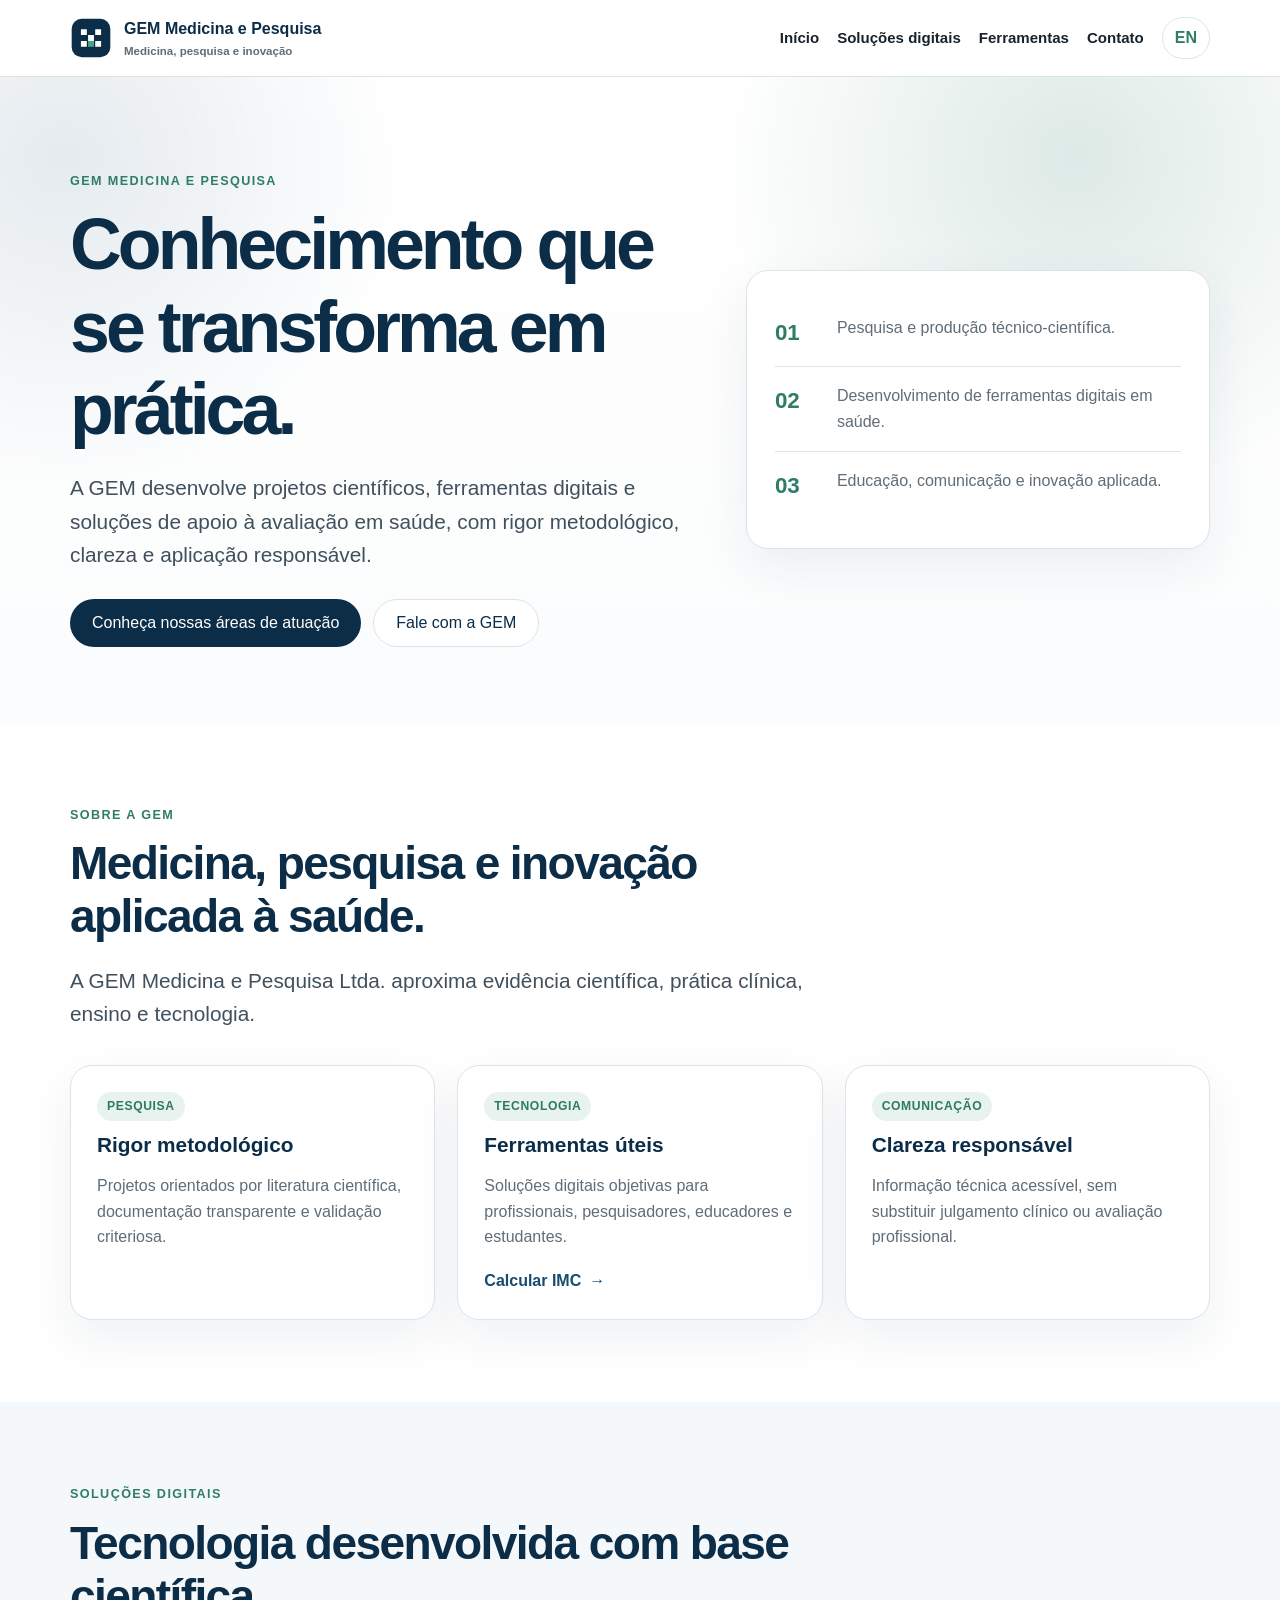
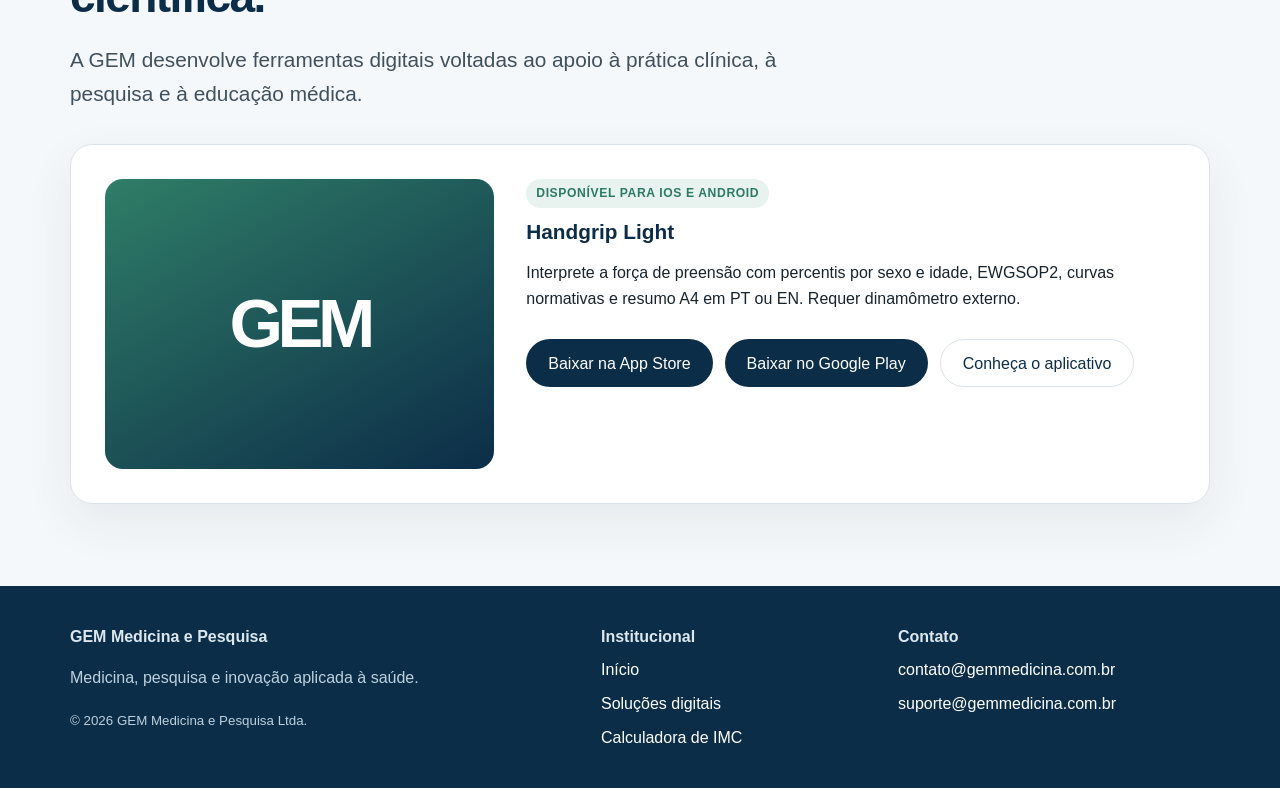
<file: index.html>
<!doctype html>
<html lang="pt-BR">
<head>
  <meta charset="utf-8">
  <meta name="viewport" content="width=device-width,initial-scale=1">

  <title>GEM Medicina e Pesquisa</title>

  <meta
    name="description"
    content="Medicina, pesquisa e inovação aplicada à saúde."
  >

  <link rel="canonical" href="https://gemmedicina.com.br/">

  <meta property="og:type" content="website">
  <meta property="og:site_name" content="GEM Medicina e Pesquisa">
  <meta property="og:title" content="GEM Medicina e Pesquisa">
  <meta property="og:description" content="Medicina, pesquisa e inovação aplicada à saúde.">
  <meta property="og:url" content="https://gemmedicina.com.br/">
  <meta property="og:locale" content="pt_BR">

  <meta name="twitter:card" content="summary">
  <meta name="twitter:title" content="GEM Medicina e Pesquisa">
  <meta name="twitter:description" content="Medicina, pesquisa e inovação aplicada à saúde.">

  <link rel="icon" href="/favicon.svg" type="image/svg+xml">
  <link rel="stylesheet" href="/assets/styles.css">
</head>

<body>
  <a class="skip-link" href="#conteudo-principal"><span data-lang="pt">Pular para o conteúdo</span><span data-lang="en">Skip to content</span></a><header class="site-header">
    <div class="container header-inner">
      <a class="brand" href="/">
        <img src="/assets/gem-mark.svg" alt="">

        <span>
          <span data-lang="pt">GEM Medicina e Pesquisa</span>
          <span data-lang="en">GEM Medicine & Research</span>

          <small>
            <span data-lang="pt">Medicina, pesquisa e inovação</span>
            <span data-lang="en">Medicine, research and innovation</span>
          </small>
        </span>
      </a>

      <nav class="nav">
        <a href="/">
          <span class="inline-lang" data-lang="pt">Início</span>
          <span class="inline-lang" data-lang="en">Home</span>
        </a>

        <a href="#solucoes-digitais">
          <span class="inline-lang" data-lang="pt">Soluções digitais</span>
          <span class="inline-lang" data-lang="en">Digital solutions</span>
        </a>

        <a href="/ferramentas/">
          <span class="inline-lang" data-lang="pt">Ferramentas</span>
          <span class="inline-lang" data-lang="en">Tools</span>
        </a>

        <a href="/contato/">
          <span class="inline-lang" data-lang="pt">Contato</span>
          <span class="inline-lang" data-lang="en">Contact</span>
        </a>

        <button class="lang-toggle" type="button" aria-label="Alterar idioma para inglês">EN</button>
      </nav>
    </div>
  </header>

  <main id="conteudo-principal">
    <section class="hero">
      <div class="container hero-grid">
        <div>
          <p class="eyebrow">
            <span data-lang="pt">GEM Medicina e Pesquisa</span>
            <span data-lang="en">GEM Medicine & Research</span>
          </p>

          <h1>
            <span data-lang="pt">
              Conhecimento que se transforma em prática.
            </span>

            <span data-lang="en">
              Knowledge translated into practice.
            </span>
          </h1>

          <p class="lead">
            <span data-lang="pt">
              A GEM desenvolve projetos científicos, ferramentas digitais
              e soluções de apoio à avaliação em saúde, com rigor metodológico,
              clareza e aplicação responsável.
            </span>

            <span data-lang="en">
              GEM develops scientific projects, digital tools, and health
              assessment support solutions with methodological rigor,
              clarity, and responsible application.
            </span>
          </p>

          <div class="actions">
            <a class="button" href="#solucoes-digitais">
              <span data-lang="pt">Conheça nossas áreas de atuação</span>
              <span data-lang="en">Explore our areas of work</span>
            </a>

            <a class="button secondary" href="/contato/">
              <span data-lang="pt">Fale com a GEM</span>
              <span data-lang="en">Contact GEM</span>
            </a>
          </div>
        </div>

        <aside class="hero-card">
          <div class="metric">
            <strong>01</strong>

            <span data-lang="pt">
              Pesquisa e produção técnico-científica.
            </span>

            <span data-lang="en">
              Research and scientific production.
            </span>
          </div>

          <div class="metric">
            <strong>02</strong>

            <span data-lang="pt">
              Desenvolvimento de ferramentas digitais em saúde.
            </span>

            <span data-lang="en">
              Development of digital health tools.
            </span>
          </div>

          <div class="metric">
            <strong>03</strong>

            <span data-lang="pt">
              Educação, comunicação e inovação aplicada.
            </span>

            <span data-lang="en">
              Education, communication, and applied innovation.
            </span>
          </div>
        </aside>
      </div>
    </section>

    <section class="section">
      <div class="container">
        <div class="intro">
          <p class="eyebrow">
            <span data-lang="pt">Sobre a GEM</span>
            <span data-lang="en">About GEM</span>
          </p>

          <h2>
            <span data-lang="pt">
              Medicina, pesquisa e inovação aplicada à saúde.
            </span>

            <span data-lang="en">
              Medicine, research, and innovation applied to health.
            </span>
          </h2>

          <p class="lead">
            <span data-lang="pt">
              A GEM Medicina e Pesquisa Ltda. aproxima evidência científica,
              prática clínica, ensino e tecnologia.
            </span>

            <span data-lang="en">
              GEM Medicina e Pesquisa Ltda. connects scientific evidence,
              clinical practice, education, and technology.
            </span>
          </p>
        </div>

        <div class="grid3">
          <article class="card">
            <span class="tag">
              <span data-lang="pt">Pesquisa</span>
              <span data-lang="en">Research</span>
            </span>

            <h3>
              <span data-lang="pt">Rigor metodológico</span>
              <span data-lang="en">Methodological rigor</span>
            </h3>

            <p>
              <span data-lang="pt">
                Projetos orientados por literatura científica, documentação
                transparente e validação criteriosa.
              </span>

              <span data-lang="en">
                Projects guided by scientific literature, transparent
                documentation, and careful validation.
              </span>
            </p>
          </article>

          <article class="card">
            <span class="tag">
              <span data-lang="pt">Tecnologia</span>
              <span data-lang="en">Technology</span>
            </span>

            <h3>
              <span data-lang="pt">Ferramentas úteis</span>
              <span data-lang="en">Useful tools</span>
            </h3>

            <p>
              <span data-lang="pt">
                Soluções digitais objetivas para profissionais,
                pesquisadores, educadores e estudantes.
              </span>

              <span data-lang="en">
                Focused digital solutions for professionals, researchers,
                educators, and students.
              </span>
            </p>

            <a class="text-link" href="/ferramentas/">
              <span data-lang="pt">Calcular IMC</span>
              <span data-lang="en">Calculate BMI</span>
              <span aria-hidden="true">→</span>
            </a>
          </article>

          <article class="card">
            <span class="tag">
              <span data-lang="pt">Comunicação</span>
              <span data-lang="en">Communication</span>
            </span>

            <h3>
              <span data-lang="pt">Clareza responsável</span>
              <span data-lang="en">Responsible clarity</span>
            </h3>

            <p>
              <span data-lang="pt">
                Informação técnica acessível, sem substituir julgamento
                clínico ou avaliação profissional.
              </span>

              <span data-lang="en">
                Accessible technical information without replacing clinical
                judgment or professional assessment.
              </span>
            </p>
          </article>
        </div>
      </div>
    </section>

    <section class="section alt" id="solucoes-digitais">
      <div class="container">
        <div class="intro">
          <p class="eyebrow">
            <span data-lang="pt">Soluções digitais</span>
            <span data-lang="en">Digital solutions</span>
          </p>

          <h2>
            <span data-lang="pt">
              Tecnologia desenvolvida com base científica.
            </span>

            <span data-lang="en">
              Technology developed on a scientific foundation.
            </span>
          </h2>

          <p class="lead">
            <span data-lang="pt">
              A GEM desenvolve ferramentas digitais voltadas ao apoio à
              prática clínica, à pesquisa e à educação médica.
            </span>

            <span data-lang="en">
              GEM develops digital tools designed to support clinical
              practice, research, and medical education.
            </span>
          </p>
        </div>

        <article class="panel">
          <div class="visual">GEM</div>

          <div>
            <span class="tag">
              <span data-lang="pt">Disponível para iOS e Android</span>
              <span data-lang="en">Available for iOS and Android</span>
            </span>

            <h3>
              <span data-lang="pt">
                Handgrip Light
              </span>

              <span data-lang="en">
                Handgrip Light
              </span>
            </h3>

            <p>
              <span data-lang="pt">
                Interprete a força de preensão com percentis por sexo e idade,
                EWGSOP2, curvas normativas e resumo A4 em PT ou EN. Requer
                dinamômetro externo.
              </span>

              <span data-lang="en">
                Interpret handgrip strength with percentiles by sex and age,
                EWGSOP2, normative curves, and an A4 summary in PT/EN. External
                dynamometer required.
              </span>
            </p>

            <div class="actions">
              <a class="button" href="https://apps.apple.com/app/id6797272425" target="_blank" rel="noopener noreferrer">
                <span data-lang="pt">Baixar na App Store</span>
                <span data-lang="en">Download on the App Store</span>
              </a>
              <a class="button" href="https://play.google.com/store/apps/details?id=com.gemmedicina.handgriplight" target="_blank" rel="noopener noreferrer">
                <span data-lang="pt">Baixar no Google Play</span>
                <span data-lang="en">Get it on Google Play</span>
              </a>
              <a class="button secondary" href="/apps/handgrip-little/">
                <span data-lang="pt">Conheça o aplicativo</span>
                <span data-lang="en">Learn about the app</span>
              </a>
            </div>
          </div>
        </article>
      </div>
    </section>
  </main>

  <footer class="site-footer">
    <div class="container footer-grid">
      <div>
        <strong>GEM Medicina e Pesquisa</strong>

        <p>
          <span data-lang="pt">
            Medicina, pesquisa e inovação aplicada à saúde.
          </span>

          <span data-lang="en">
            Medicine, research and innovation applied to health.
          </span>
        </p>

        <small>© 2026 GEM Medicina e Pesquisa Ltda.</small>
      </div>

      <div class="footer-links">
        <strong>
          <span data-lang="pt">Institucional</span>
          <span data-lang="en">Institutional</span>
        </strong>

        <a href="/">
          <span data-lang="pt">Início</span>
          <span data-lang="en">Home</span>
        </a>

        <a href="#solucoes-digitais">
          <span data-lang="pt">Soluções digitais</span>
          <span data-lang="en">Digital solutions</span>
        </a>

        <a href="/ferramentas/">
          <span data-lang="pt">Calculadora de IMC</span>
          <span data-lang="en">BMI calculator</span>
        </a>
      </div>

      <div class="footer-links">
        <strong>
          <span data-lang="pt">Contato</span>
          <span data-lang="en">Contact</span>
        </strong>

        <a href="mailto:contato@gemmedicina.com.br">
          contato@gemmedicina.com.br
        </a>

        <a href="mailto:suporte@gemmedicina.com.br">
          suporte@gemmedicina.com.br
        </a>
      </div>
    </div>
  </footer>

  <script src="/assets/site.js"></script>
</body>
</html>
</file>
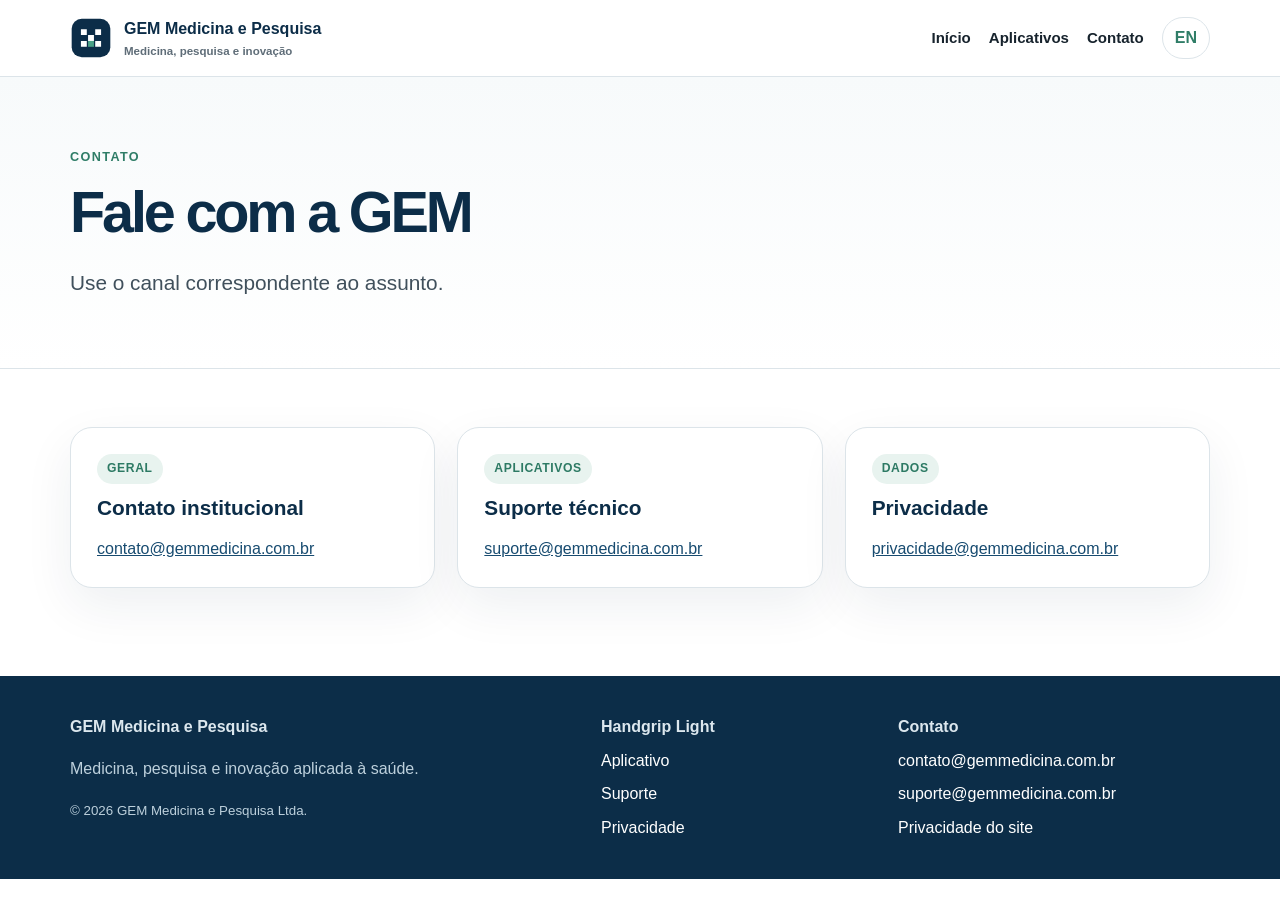
<file: contato/index.html>
<!doctype html><html lang="pt-BR"><head><meta charset="utf-8"><meta name="viewport" content="width=device-width,initial-scale=1"><title>Contato | GEM Medicina e Pesquisa</title><meta name="description" content="Canais de contato da GEM Medicina e Pesquisa."><link rel="canonical" href="https://gemmedicina.com.br/contato/"><meta property="og:type" content="website"><meta property="og:site_name" content="GEM Medicina e Pesquisa"><meta property="og:title" content="Contato | GEM Medicina e Pesquisa"><meta property="og:description" content="Canais de contato da GEM Medicina e Pesquisa."><meta property="og:url" content="https://gemmedicina.com.br/contato/"><meta property="og:locale" content="pt_BR"><meta name="twitter:card" content="summary"><meta name="twitter:title" content="Contato | GEM Medicina e Pesquisa"><meta name="twitter:description" content="Canais de contato da GEM Medicina e Pesquisa."><link rel="icon" href="/favicon.svg" type="image/svg+xml"><link rel="stylesheet" href="/assets/styles.css"></head><body><a class="skip-link" href="#conteudo-principal"><span data-lang="pt">Pular para o conteúdo</span><span data-lang="en">Skip to content</span></a><header class="site-header"><div class="container header-inner"><a class="brand" href="/"><img src="/assets/gem-mark.svg" alt=""><span><span data-lang="pt">GEM Medicina e Pesquisa</span><span data-lang="en">GEM Medicine & Research</span><small><span data-lang="pt">Medicina, pesquisa e inovação</span><span data-lang="en">Medicine, research and innovation</span></small></span></a><nav class="nav"><a href="/"><span class="inline-lang" data-lang="pt">Início</span><span class="inline-lang" data-lang="en">Home</span></a><a href="/apps/handgrip-little/"><span class="inline-lang" data-lang="pt">Aplicativos</span><span class="inline-lang" data-lang="en">Apps</span></a><a href="/contato/"><span class="inline-lang" data-lang="pt">Contato</span><span class="inline-lang" data-lang="en">Contact</span></a><button class="lang-toggle" type="button" aria-label="Alterar idioma para inglês">EN</button></nav></div></header><main id="conteudo-principal"><section class="page-hero"><div class="container"><p class="eyebrow"><span data-lang="pt">Contato</span><span data-lang="en">Contact</span></p><h1><span data-lang="pt">Fale com a GEM</span><span data-lang="en">Contact GEM</span></h1><p class="lead"><span data-lang="pt">Use o canal correspondente ao assunto.</span><span data-lang="en">Use the email address that best matches your request.</span></p></div></section><section class="page-body"><div class="container grid3"><article class="card"><span class="tag"><span data-lang="pt">Geral</span><span data-lang="en">General</span></span><h3><span data-lang="pt">Contato institucional</span><span data-lang="en">Institutional contact</span></h3><p><a href="mailto:contato@gemmedicina.com.br">contato@gemmedicina.com.br</a></p></article><article class="card"><span class="tag"><span data-lang="pt">Aplicativos</span><span data-lang="en">Applications</span></span><h3><span data-lang="pt">Suporte técnico</span><span data-lang="en">Technical support</span></h3><p><a href="mailto:suporte@gemmedicina.com.br">suporte@gemmedicina.com.br</a></p></article><article class="card"><span class="tag"><span data-lang="pt">Dados</span><span data-lang="en">Data</span></span><h3><span data-lang="pt">Privacidade</span><span data-lang="en">Privacy</span></h3><p><a href="mailto:privacidade@gemmedicina.com.br">privacidade@gemmedicina.com.br</a></p></article></div></section></main><footer class="site-footer"><div class="container footer-grid"><div><strong>GEM Medicina e Pesquisa</strong><p><span data-lang="pt">Medicina, pesquisa e inovação aplicada à saúde.</span><span data-lang="en">Medicine, research and innovation applied to health.</span></p><small>© 2026 GEM Medicina e Pesquisa Ltda.</small></div><div class="footer-links"><strong>Handgrip Light</strong><a href="/apps/handgrip-little/"><span data-lang="pt">Aplicativo</span><span data-lang="en">App</span></a><a href="/apps/handgrip-little/suporte/"><span data-lang="pt">Suporte</span><span data-lang="en">Support</span></a><a href="/apps/handgrip-little/privacidade/"><span data-lang="pt">Privacidade</span><span data-lang="en">Privacy</span></a></div><div class="footer-links"><strong><span data-lang="pt">Contato</span><span data-lang="en">Contact</span></strong><a href="mailto:contato@gemmedicina.com.br">contato@gemmedicina.com.br</a><a href="mailto:suporte@gemmedicina.com.br">suporte@gemmedicina.com.br</a><a href="/privacidade/"><span data-lang="pt">Privacidade do site</span><span data-lang="en">Website privacy</span></a></div></div></footer><script src="/assets/site.js"></script></body></html>
</file>
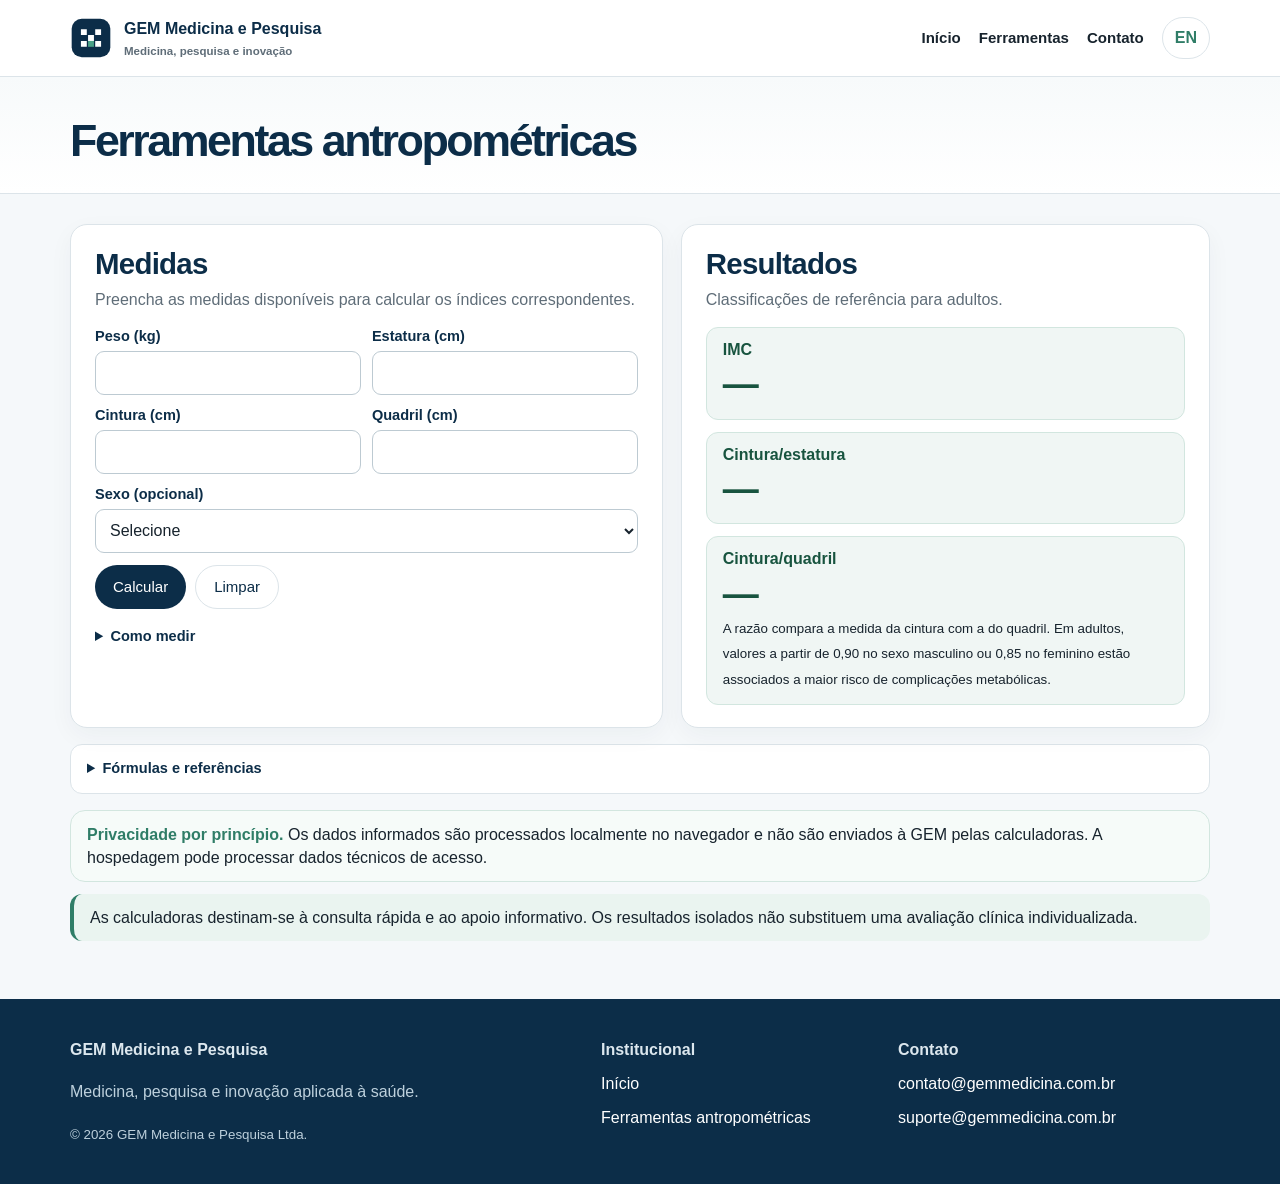
<file: ferramentas/index.html>
<!doctype html>
<html lang="pt-BR">
<head>
  <meta charset="utf-8">
  <meta name="viewport" content="width=device-width,initial-scale=1">

  <title>Ferramentas antropométricas | GEM Medicina e Pesquisa</title>
  <meta name="description" content="Calculadoras de IMC, cintura/estatura e cintura/quadril, com processamento local dos valores.">
  <link rel="canonical" href="https://gemmedicina.com.br/ferramentas/">

  <meta property="og:type" content="website">
  <meta property="og:site_name" content="GEM Medicina e Pesquisa">
  <meta property="og:title" content="Ferramentas antropométricas | GEM Medicina e Pesquisa">
  <meta property="og:description" content="Calculadoras de IMC, cintura/estatura e cintura/quadril, com processamento local dos valores.">
  <meta property="og:url" content="https://gemmedicina.com.br/ferramentas/">
  <meta property="og:locale" content="pt_BR">

  <link rel="icon" href="/favicon.svg" type="image/svg+xml">
  <link rel="stylesheet" href="/assets/styles.css?v=guia-medidas">
</head>

<body class="tools-page">
  <a class="skip-link" href="#conteudo-principal">
    <span data-lang="pt">Pular para o conteúdo</span>
    <span data-lang="en">Skip to content</span>
  </a>

  <header class="site-header">
    <div class="container header-inner">
      <a class="brand" href="/">
        <img src="/assets/gem-mark.svg" alt="">
        <span>
          <span data-lang="pt">GEM Medicina e Pesquisa</span>
          <span data-lang="en">GEM Medicine & Research</span>
          <small>
            <span data-lang="pt">Medicina, pesquisa e inovação</span>
            <span data-lang="en">Medicine, research and innovation</span>
          </small>
        </span>
      </a>

      <nav class="nav" aria-label="Principal">
        <a href="/">
          <span class="inline-lang" data-lang="pt">Início</span>
          <span class="inline-lang" data-lang="en">Home</span>
        </a>
        <a href="/ferramentas/" aria-current="page">
          <span class="inline-lang" data-lang="pt">Ferramentas</span>
          <span class="inline-lang" data-lang="en">Tools</span>
        </a>
        <a href="/contato/">
          <span class="inline-lang" data-lang="pt">Contato</span>
          <span class="inline-lang" data-lang="en">Contact</span>
        </a>
        <button class="lang-toggle" type="button" aria-label="Alterar idioma para inglês">EN</button>
      </nav>
    </div>
  </header>

  <main id="conteudo-principal">
    <section class="page-hero">
      <div class="container">
        <h1>
          <span data-lang="pt">Ferramentas antropométricas</span>
          <span data-lang="en">Anthropometric tools</span>
        </h1>
      </div>
    </section>

    <section class="page-body alt">
      <div class="container">
        <div class="anthropometric-panel">
          <section class="calculator-card" aria-labelledby="measurement-heading">
            <h2 id="measurement-heading">
              <span data-lang="pt">Medidas</span>
              <span data-lang="en">Measurements</span>
            </h2>
            <form class="calculator" id="anthropometric-form" aria-describedby="measurement-instructions" novalidate autocomplete="off">
              <p id="measurement-instructions" class="anthropometric-instructions">
                <span data-lang="pt">Preencha as medidas disponíveis para calcular os índices correspondentes.</span>
                <span data-lang="en">Enter the available measurements to calculate the corresponding indices.</span>
              </p>
              <div class="calculator-form cols-2">
                <div class="field">
                  <label for="measure-weight"><span class="inline-lang" data-lang="pt">Peso</span><span class="inline-lang" data-lang="en">Weight</span> (kg)</label>
                  <input id="measure-weight" name="weight" type="number" inputmode="decimal" min="1" max="500" step="any">
                </div>
                <div class="field">
                  <label for="measure-height"><span class="inline-lang" data-lang="pt">Estatura</span><span class="inline-lang" data-lang="en">Height</span> (cm)</label>
                  <input id="measure-height" name="height" type="number" inputmode="decimal" min="0.1" step="any">
                </div>
                <div class="field">
                  <label for="measure-waist"><span class="inline-lang" data-lang="pt">Cintura</span><span class="inline-lang" data-lang="en">Waist</span> (cm)</label>
                  <input id="measure-waist" name="waist" type="number" inputmode="decimal" min="0.1" step="any">
                </div>
                <div class="field">
                  <label for="measure-hip"><span class="inline-lang" data-lang="pt">Quadril</span><span class="inline-lang" data-lang="en">Hip</span> (cm)</label>
                  <input id="measure-hip" name="hip" type="number" inputmode="decimal" min="0.1" step="any">
                </div>
                <div class="field anthropometric-sex">
                  <label for="measure-sex"><span class="inline-lang" data-lang="pt">Sexo (opcional)</span><span class="inline-lang" data-lang="en">Sex (optional)</span></label>
                  <select id="measure-sex" name="sex">
                    <option value="" data-label-pt="Selecione" data-label-en="Select">Selecione</option>
                    <option value="female" data-label-pt="Feminino" data-label-en="Female">Feminino</option>
                    <option value="male" data-label-pt="Masculino" data-label-en="Male">Masculino</option>
                  </select>
                </div>
              </div>
              <div class="form-actions">
                <button class="button" type="submit" disabled><span data-lang="pt">Calcular</span><span data-lang="en">Calculate</span></button>
                <button class="button secondary" type="reset"><span data-lang="pt">Limpar</span><span data-lang="en">Clear</span></button>
              </div>
              <p class="calculator-error" role="alert"></p>
            </form>
            <details class="anthropometric-details">
              <summary><span class="inline-lang" data-lang="pt">Como medir</span><span class="inline-lang" data-lang="en">How to measure</span></summary>
              <div class="measurement-guide">
                <div>
                  <p>
                    <span data-lang="pt"><strong class="measurement-waist">CC · Cintura.</strong> Meça em pé, no ponto médio entre a última costela palpável e a crista ilíaca, ao fim de uma expiração normal.</span>
                    <span data-lang="en"><strong class="measurement-waist">WC · Waist.</strong> Measure while standing, midway between the lowest palpable rib and the iliac crest, after breathing out normally.</span>
                  </p>
                  <p>
                    <span data-lang="pt"><strong class="measurement-hip">CQ · Quadril.</strong> Meça na maior circunferência dos glúteos. Nas duas medidas, mantenha a fita na horizontal e sem apertar.</span>
                    <span data-lang="en"><strong class="measurement-hip">HC · Hips.</strong> Measure around the widest part of the buttocks. For both measurements, keep the tape level and snug.</span>
                  </p>
                  <p>
                    <span data-lang="pt">A calculadora segue OMS/NICE. A ISAK usa a menor circunferência entre as costelas e a crista ilíaca ou o ponto médio quando não há estreitamento evidente.</span>
                    <span data-lang="en">The calculator follows WHO/NICE. ISAK uses the narrowest circumference between the ribs and the iliac crest, or the midpoint if there is no clear narrowing.</span>
                  </p>
                </div>
                <figure class="measurement-figure" hidden>
                  <img data-src="/assets/guia-medidas.jpg" width="1536" height="1024" loading="lazy" decoding="async" alt="">
                </figure>
              </div>
            </details>
          </section>

          <section class="calculator-card anthropometric-results" aria-labelledby="results-heading">
            <h2 id="results-heading">
              <span data-lang="pt">Resultados</span>
              <span data-lang="en">Results</span>
            </h2>
            <p class="anthropometric-instructions">
              <span data-lang="pt">Classificações de referência para adultos.</span>
              <span data-lang="en">Reference classifications for adults.</span>
            </p>
            <div aria-live="polite">
              <article class="calculator-result" id="imc" data-index="bmi">
                <h3><span data-lang="pt">IMC</span><span data-lang="en">BMI</span></h3>
                <strong class="result-value">—</strong>
                <span class="result-unit" hidden>kg/m²</span>
                <p class="result-classification" hidden></p>
              </article>
              <article class="calculator-result" id="cintura-estatura" data-index="waistHeight">
                <h3><span data-lang="pt">Cintura/estatura</span><span data-lang="en">Waist-to-height ratio</span></h3>
                <strong class="result-value">—</strong>
                <p class="result-classification" hidden></p>
              </article>
              <article class="calculator-result" id="cintura-quadril" data-index="waistHip">
                <h3><span data-lang="pt">Cintura/quadril</span><span data-lang="en">Waist-to-hip ratio</span></h3>
                <strong class="result-value">—</strong>
                <p class="result-classification" hidden></p>
                <div>
                  <small data-lang="pt">A razão compara a medida da cintura com a do quadril. Em adultos, valores a partir de 0,90 no sexo masculino ou 0,85 no feminino estão associados a maior risco de complicações metabólicas.</small>
                  <small data-lang="en">This ratio compares waist and hip measurements. In adults, values of 0.90 or higher for males or 0.85 or higher for females are associated with a higher risk of metabolic complications.</small>
                </div>
              </article>
            </div>
          </section>
        </div>

        <details class="anthropometric-details anthropometric-references">
          <summary><span class="inline-lang" data-lang="pt">Fórmulas e referências</span><span class="inline-lang" data-lang="en">Formulas and references</span></summary>
          <ul>
            <li>
              <span class="inline-lang" data-lang="pt">IMC: peso (kg) ÷ estatura (m)².</span>
              <span class="inline-lang" data-lang="en">BMI: weight (kg) ÷ height (m)².</span>
              <a href="https://www.who.int/news-room/fact-sheets/detail/obesity-and-overweight"><span class="inline-lang" data-lang="pt">Referência da OMS</span><span class="inline-lang" data-lang="en">WHO reference</span></a>.
            </li>
            <li>
              <span class="inline-lang" data-lang="pt">Cintura/estatura: cintura (cm) ÷ estatura (cm). A classificação se aplica a adultos com IMC abaixo de 35 kg/m².</span>
              <span class="inline-lang" data-lang="en">Waist-to-height ratio: waist (cm) ÷ height (cm). Classification applies to adults with a BMI below 35 kg/m².</span>
              <a href="https://www.nice.org.uk/guidance/ng246/chapter/Identifying-and-assessing-overweight-obesity-and-central-adiposity">NICE NG246</a>.
            </li>
            <li>
              <span class="inline-lang" data-lang="pt">Cintura/quadril: cintura (cm) ÷ quadril (cm). Pontos de corte em adultos: 0,90 para o sexo masculino e 0,85 para o feminino.</span>
              <span class="inline-lang" data-lang="en">Waist-to-hip ratio: waist (cm) ÷ hips (cm). Adult cutoffs are 0.90 for males and 0.85 for females.</span>
              <a href="https://www.who.int/publications-detail-redirect/9789241501491"><span class="inline-lang" data-lang="pt">OMS, Tabela A1</span><span class="inline-lang" data-lang="en">WHO, Table A1</span></a>.
            </li>
          </ul>
          <p>
            <span data-lang="pt">As classificações usam os valores antes do arredondamento.</span>
            <span data-lang="en">Classifications use values before rounding.</span>
          </p>
        </details>
        <div class="privacy-note">
          <div>
            <strong>
              <span data-lang="pt">Privacidade por princípio.</span>
              <span data-lang="en">Privacy by design.</span>
            </strong>
            <span data-lang="pt"> Os dados informados são processados localmente no navegador e não são enviados à GEM pelas calculadoras. A hospedagem pode processar dados técnicos de acesso.</span>
            <span data-lang="en"> The values entered are processed locally in the browser and are not sent to GEM by the calculators. The hosting provider may process technical access data.</span>
          </div>
        </div>

        <div class="notice">
          <span data-lang="pt">As calculadoras destinam-se à consulta rápida e ao apoio informativo. Os resultados isolados não substituem uma avaliação clínica individualizada.</span>
          <span data-lang="en">These calculators are intended for quick reference and informational use. The results alone do not replace individualized clinical assessment.</span>
        </div>
      </div>
    </section>
  </main>

  <footer class="site-footer">
    <div class="container footer-grid">
      <div>
        <strong>GEM Medicina e Pesquisa</strong>
        <p><span data-lang="pt">Medicina, pesquisa e inovação aplicada à saúde.</span><span data-lang="en">Medicine, research and innovation applied to health.</span></p>
        <small>© 2026 GEM Medicina e Pesquisa Ltda.</small>
      </div>
      <div class="footer-links">
        <strong><span data-lang="pt">Institucional</span><span data-lang="en">Institutional</span></strong>
        <a href="/"><span data-lang="pt">Início</span><span data-lang="en">Home</span></a>
        <a href="/ferramentas/"><span data-lang="pt">Ferramentas antropométricas</span><span data-lang="en">Anthropometric tools</span></a>
      </div>
      <div class="footer-links">
        <strong><span data-lang="pt">Contato</span><span data-lang="en">Contact</span></strong>
        <a href="mailto:contato@gemmedicina.com.br">contato@gemmedicina.com.br</a>
        <a href="mailto:suporte@gemmedicina.com.br">suporte@gemmedicina.com.br</a>
      </div>
    </div>
  </footer>

  <script src="/assets/site.js"></script>
  <script src="/assets/calculadoras.js?v=guia-medidas"></script>
</body>
</html>
</file>
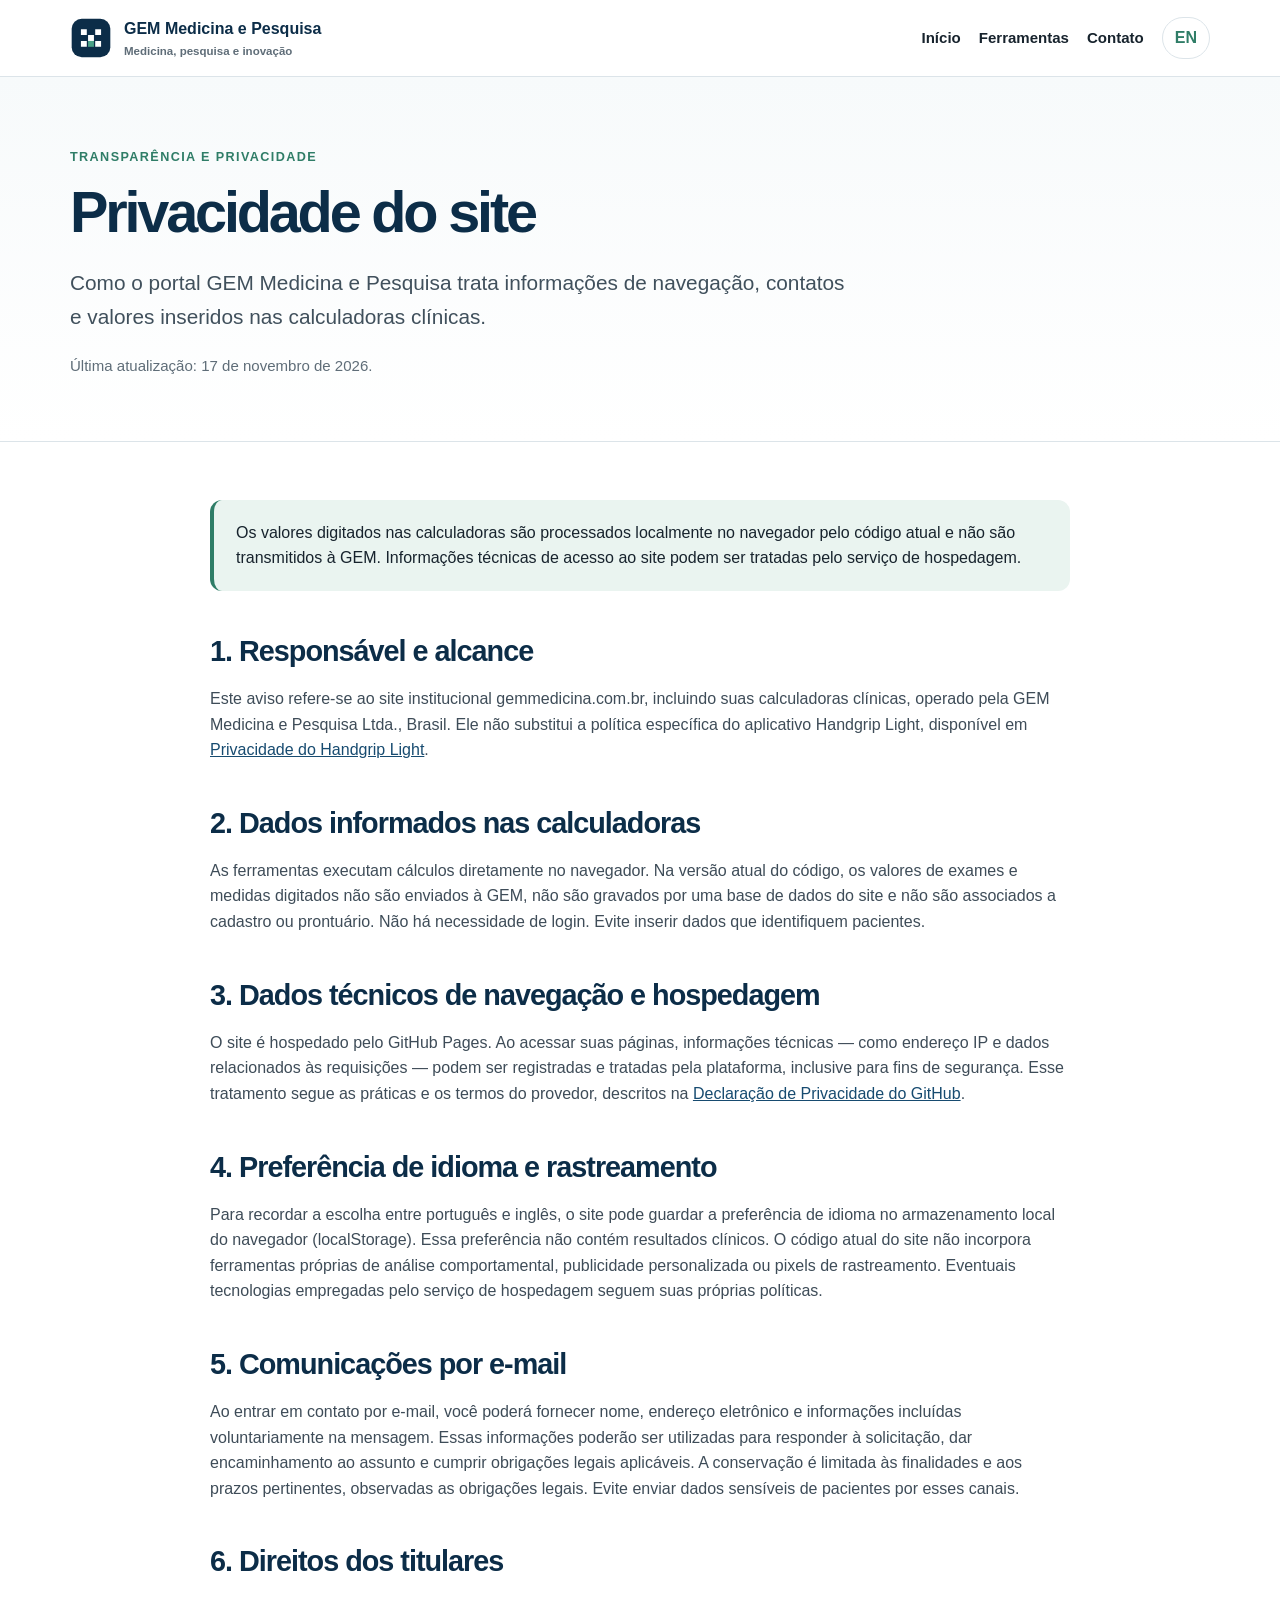
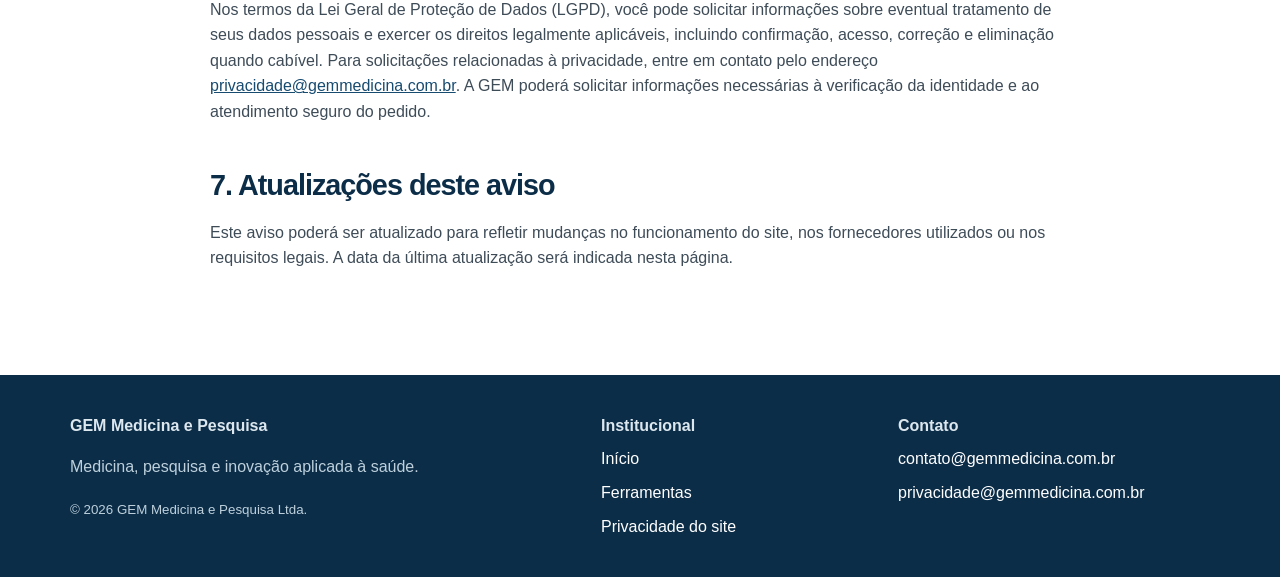
<file: privacidade/index.html>
<!doctype html>
<html lang="pt-BR">
<head>
  <meta charset="utf-8">
  <meta name="viewport" content="width=device-width,initial-scale=1">
  <title>Privacidade do site | GEM Medicina e Pesquisa</title>
  <meta name="description" content="Informações sobre privacidade, calculadoras clínicas, dados técnicos de navegação e contatos no site GEM Medicina e Pesquisa.">
  <link rel="canonical" href="https://gemmedicina.com.br/privacidade/">
  <meta property="og:type" content="website">
  <meta property="og:site_name" content="GEM Medicina e Pesquisa">
  <meta property="og:title" content="Privacidade do site | GEM Medicina e Pesquisa">
  <meta property="og:description" content="Como o site GEM Medicina e Pesquisa trata informações de navegação e dados informados em suas calculadoras.">
  <meta property="og:url" content="https://gemmedicina.com.br/privacidade/">
  <meta property="og:locale" content="pt_BR">
  <link rel="icon" href="/favicon.svg" type="image/svg+xml">
  <link rel="stylesheet" href="/assets/styles.css">
</head>
<body>
  <a class="skip-link" href="#conteudo-principal">
    <span data-lang="pt">Pular para o conteúdo</span>
    <span data-lang="en">Skip to content</span>
  </a>
  <header class="site-header">
    <div class="container header-inner">
      <a class="brand" href="/">
        <img src="/assets/gem-mark.svg" alt="">
        <span>
          <span data-lang="pt">GEM Medicina e Pesquisa</span>
          <span data-lang="en">GEM Medicine &amp; Research</span>
          <small>
            <span data-lang="pt">Medicina, pesquisa e inovação</span>
            <span data-lang="en">Medicine, research and innovation</span>
          </small>
        </span>
      </a>
      <nav class="nav" aria-label="Principal">
        <a href="/"><span class="inline-lang" data-lang="pt">Início</span><span class="inline-lang" data-lang="en">Home</span></a>
        <a href="/ferramentas/"><span class="inline-lang" data-lang="pt">Ferramentas</span><span class="inline-lang" data-lang="en">Tools</span></a>
        <a href="/contato/"><span class="inline-lang" data-lang="pt">Contato</span><span class="inline-lang" data-lang="en">Contact</span></a>
        <button class="lang-toggle" type="button" aria-label="Alterar idioma para inglês">EN</button>
      </nav>
    </div>
  </header>
  <main id="conteudo-principal">
    <section class="page-hero">
      <div class="container">
        <p class="eyebrow"><span data-lang="pt">Transparência e privacidade</span><span data-lang="en">Transparency and privacy</span></p>
        <h1><span data-lang="pt">Privacidade do site</span><span data-lang="en">Website Privacy Notice</span></h1>
        <p class="lead">
          <span data-lang="pt">Como o portal GEM Medicina e Pesquisa trata informações de navegação, contatos e valores inseridos nas calculadoras clínicas.</span>
          <span data-lang="en">How the GEM Medicina e Pesquisa website handles browsing information, inquiries and values entered in clinical calculators.</span>
        </p>
        <p class="meta"><span data-lang="pt">Última atualização: 17 de novembro de 2026.</span><span data-lang="en">Last updated: November 17, 2026.</span></p>
      </div>
    </section>
    <section class="page-body">
      <div class="container prose">
        <div class="notice">
          <span data-lang="pt">Os valores digitados nas calculadoras são processados localmente no navegador pelo código atual e não são transmitidos à GEM. Informações técnicas de acesso ao site podem ser tratadas pelo serviço de hospedagem.</span>
          <span data-lang="en">Values entered in the calculators are processed locally in your browser by the current code and are not transmitted to GEM. Technical information about website visits may be processed by the hosting provider.</span>
        </div>
        <h2>1. <span data-lang="pt">Responsável e alcance</span><span data-lang="en">Responsible entity and scope</span></h2>
        <p><span data-lang="pt">Este aviso refere-se ao site institucional gemmedicina.com.br, incluindo suas calculadoras clínicas, operado pela GEM Medicina e Pesquisa Ltda., Brasil. Ele não substitui a política específica do aplicativo Handgrip Light, disponível em <a href="/apps/handgrip-little/privacidade/">Privacidade do Handgrip Light</a>.</span><span data-lang="en">This notice covers the institutional website gemmedicina.com.br, including its clinical calculators, operated by GEM Medicina e Pesquisa Ltda., Brazil. It does not replace the separate <a href="/apps/handgrip-little/privacidade/">Handgrip Light Privacy Policy</a>.</span></p>
        <h2>2. <span data-lang="pt">Dados informados nas calculadoras</span><span data-lang="en">Data entered in calculators</span></h2>
        <p><span data-lang="pt">As ferramentas executam cálculos diretamente no navegador. Na versão atual do código, os valores de exames e medidas digitados não são enviados à GEM, não são gravados por uma base de dados do site e não são associados a cadastro ou prontuário. Não há necessidade de login. Evite inserir dados que identifiquem pacientes.</span><span data-lang="en">The tools perform calculations directly in your browser. Under the current website code, entered laboratory values and measurements are not sent to GEM, stored in a website database, or linked to an account or medical record. No login is required. Avoid entering information that identifies patients.</span></p>
        <h2>3. <span data-lang="pt">Dados técnicos de navegação e hospedagem</span><span data-lang="en">Technical browsing data and hosting</span></h2>
        <p><span data-lang="pt">O site é hospedado pelo GitHub Pages. Ao acessar suas páginas, informações técnicas — como endereço IP e dados relacionados às requisições — podem ser registradas e tratadas pela plataforma, inclusive para fins de segurança. Esse tratamento segue as práticas e os termos do provedor, descritos na <a href="https://docs.github.com/en/site-policy/privacy-policies/github-general-privacy-statement" rel="noopener noreferrer" target="_blank">Declaração de Privacidade do GitHub</a>.</span><span data-lang="en">The site is hosted on GitHub Pages. When accessing its pages, technical information — such as IP addresses and request-related data — may be recorded and processed by the platform, including for security purposes. Such processing follows the provider's practices and terms, described in the <a href="https://docs.github.com/en/site-policy/privacy-policies/github-general-privacy-statement" rel="noopener noreferrer" target="_blank">GitHub Privacy Statement</a>.</span></p>
        <h2>4. <span data-lang="pt">Preferência de idioma e rastreamento</span><span data-lang="en">Language preference and tracking</span></h2>
        <p><span data-lang="pt">Para recordar a escolha entre português e inglês, o site pode guardar a preferência de idioma no armazenamento local do navegador (localStorage). Essa preferência não contém resultados clínicos. O código atual do site não incorpora ferramentas próprias de análise comportamental, publicidade personalizada ou pixels de rastreamento. Eventuais tecnologias empregadas pelo serviço de hospedagem seguem suas próprias políticas.</span><span data-lang="en">To remember your choice between Portuguese and English, the site may save a language preference in browser local storage (localStorage). This preference does not contain clinical results. The current website code does not include proprietary behavioral analytics, personalized advertising or tracking pixels. Any technologies used by the hosting provider are subject to its own policies.</span></p>
        <h2>5. <span data-lang="pt">Comunicações por e-mail</span><span data-lang="en">Email communications</span></h2>
        <p><span data-lang="pt">Ao entrar em contato por e-mail, você poderá fornecer nome, endereço eletrônico e informações incluídas voluntariamente na mensagem. Essas informações poderão ser utilizadas para responder à solicitação, dar encaminhamento ao assunto e cumprir obrigações legais aplicáveis. A conservação é limitada às finalidades e aos prazos pertinentes, observadas as obrigações legais. Evite enviar dados sensíveis de pacientes por esses canais.</span><span data-lang="en">When contacting us by email, you may voluntarily provide your name, email address and information contained in your message. This information may be used to respond, handle your request and meet applicable legal obligations. It is retained only as appropriate for these purposes and relevant legal requirements. Please avoid sending sensitive patient information through these channels.</span></p>
        <h2>6. <span data-lang="pt">Direitos dos titulares</span><span data-lang="en">Data subject rights</span></h2>
        <p><span data-lang="pt">Nos termos da Lei Geral de Proteção de Dados (LGPD), você pode solicitar informações sobre eventual tratamento de seus dados pessoais e exercer os direitos legalmente aplicáveis, incluindo confirmação, acesso, correção e eliminação quando cabível. Para solicitações relacionadas à privacidade, entre em contato pelo endereço <a href="mailto:privacidade@gemmedicina.com.br">privacidade@gemmedicina.com.br</a>. A GEM poderá solicitar informações necessárias à verificação da identidade e ao atendimento seguro do pedido.</span><span data-lang="en">Under Brazil's General Data Protection Law (LGPD), you may request information about any processing of your personal data and exercise applicable rights, including confirmation, access, correction and deletion where appropriate. For privacy requests, contact <a href="mailto:privacidade@gemmedicina.com.br">privacidade@gemmedicina.com.br</a>. GEM may request information necessary to verify identity and process a request securely.</span></p>
        <h2>7. <span data-lang="pt">Atualizações deste aviso</span><span data-lang="en">Updates to this notice</span></h2>
        <p><span data-lang="pt">Este aviso poderá ser atualizado para refletir mudanças no funcionamento do site, nos fornecedores utilizados ou nos requisitos legais. A data da última atualização será indicada nesta página.</span><span data-lang="en">This notice may be updated to reflect changes in website operation, service providers or legal requirements. The latest update date will be shown on this page.</span></p>
      </div>
    </section>
  </main>
  <footer class="site-footer">
    <div class="container footer-grid">
      <div><strong>GEM Medicina e Pesquisa</strong><p><span data-lang="pt">Medicina, pesquisa e inovação aplicada à saúde.</span><span data-lang="en">Medicine, research and innovation applied to health.</span></p><small>© 2026 GEM Medicina e Pesquisa Ltda.</small></div>
      <div class="footer-links">
        <strong><span data-lang="pt">Institucional</span><span data-lang="en">Institutional</span></strong>
        <a href="/"><span data-lang="pt">Início</span><span data-lang="en">Home</span></a>
        <a href="/ferramentas/"><span data-lang="pt">Ferramentas</span><span data-lang="en">Tools</span></a>
        <a href="/privacidade/" aria-current="page"><span data-lang="pt">Privacidade do site</span><span data-lang="en">Website privacy</span></a>
      </div>
      <div class="footer-links">
        <strong><span data-lang="pt">Contato</span><span data-lang="en">Contact</span></strong>
        <a href="mailto:contato@gemmedicina.com.br">contato@gemmedicina.com.br</a>
        <a href="mailto:privacidade@gemmedicina.com.br">privacidade@gemmedicina.com.br</a>
      </div>
    </div>
  </footer>
  <script src="/assets/site.js"></script>
</body>
</html>
</file>
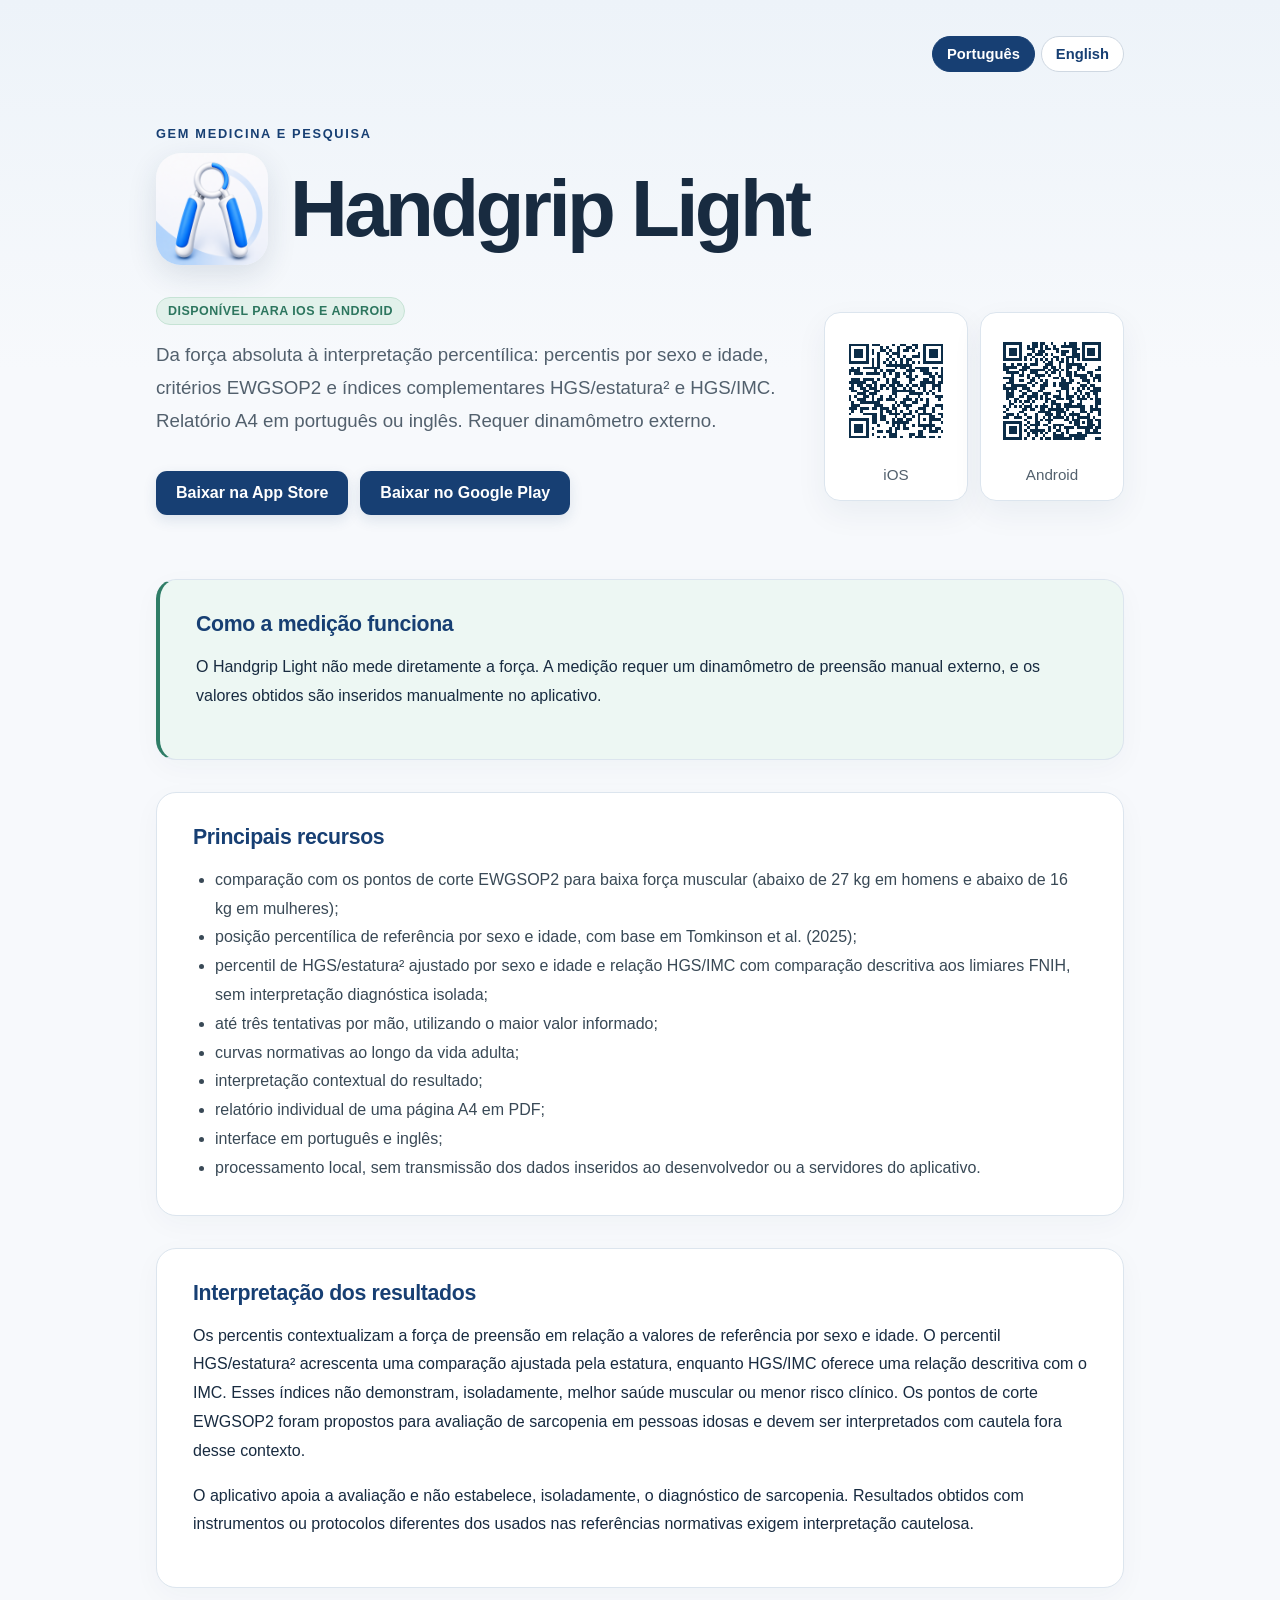
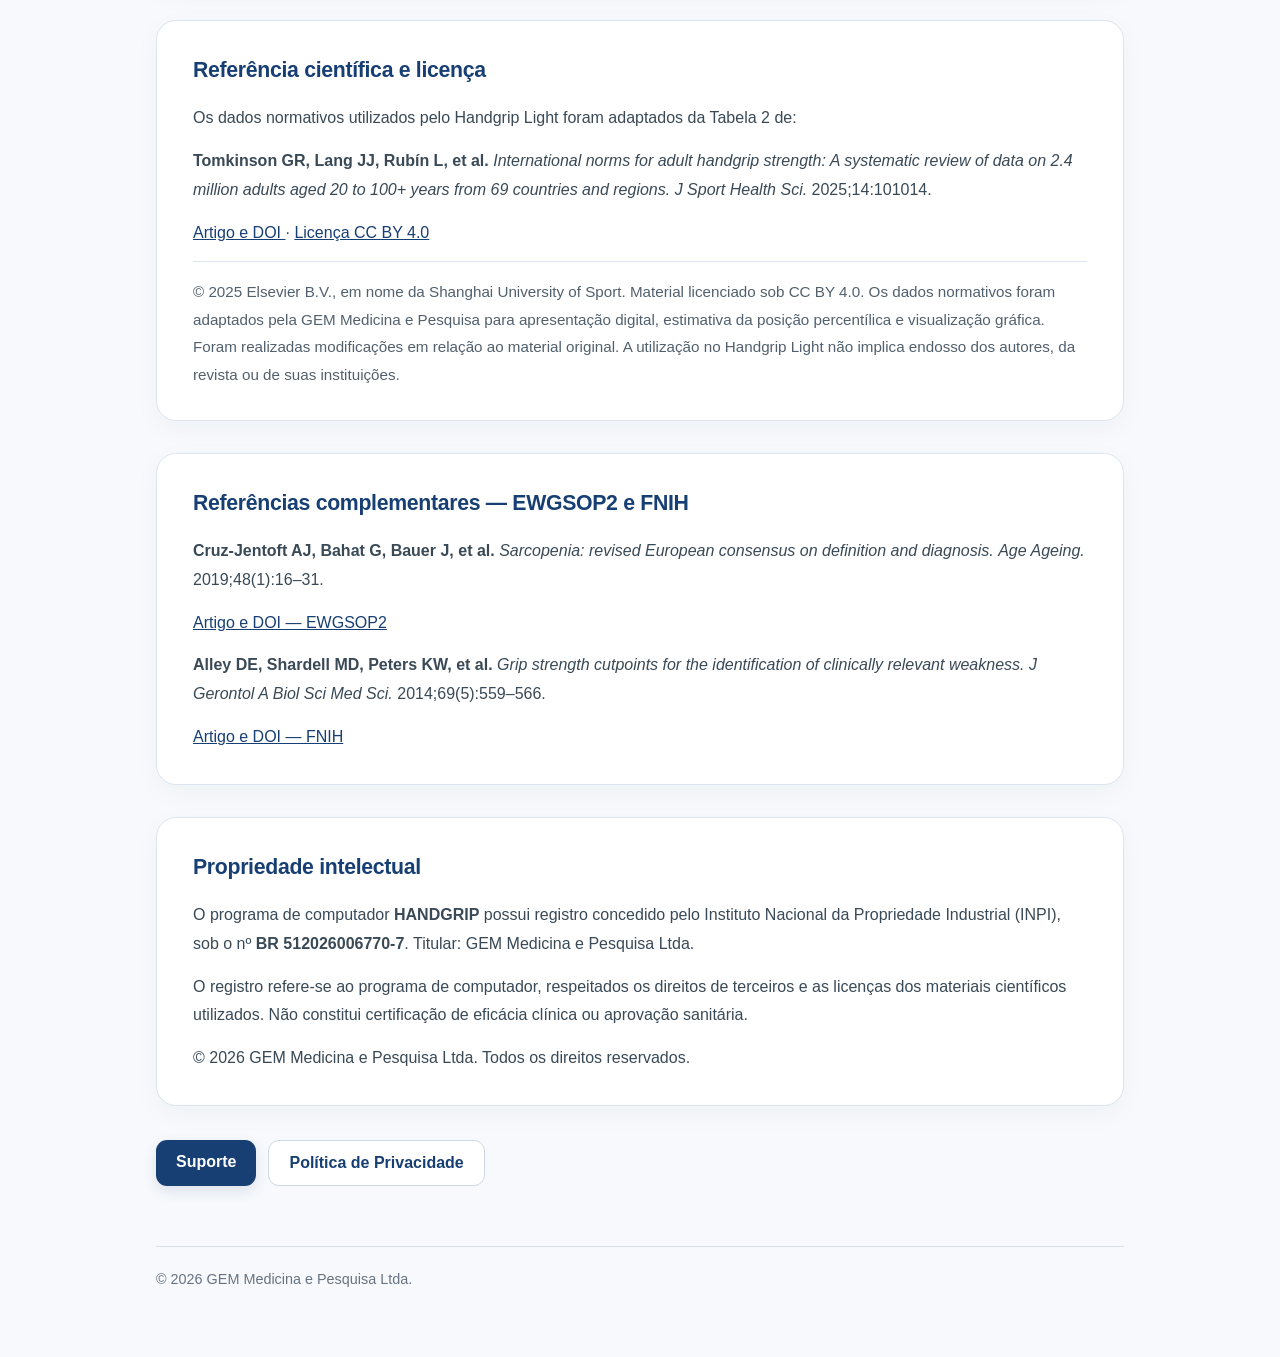
<file: apps/handgrip-little/index.html>
<!doctype html>
<html lang="pt-BR">
<head>
  <meta charset="utf-8">
  <meta name="viewport" content="width=device-width, initial-scale=1">
  <title>Handgrip Light | GEM Medicina e Pesquisa</title>

  <meta
    name="description"
    content="Handgrip Light: força de preensão, percentis por sexo e idade, EWGSOP2, HGS/estatura², HGS/IMC e relatório PDF A4. Disponível para iOS e Android."
  >

  <link rel="canonical" href="https://gemmedicina.com.br/apps/handgrip-little/">

  <meta property="og:type" content="website">
  <meta property="og:site_name" content="GEM Medicina e Pesquisa">
  <meta property="og:title" content="Handgrip Light | App Store e Google Play">
  <meta property="og:description" content="Avaliação de força de preensão: percentis por sexo e idade, critérios EWGSOP2, índices complementares e relatório PDF A4 em português ou inglês.">
  <meta property="og:url" content="https://gemmedicina.com.br/apps/handgrip-little/">
  <meta property="og:locale" content="pt_BR">
  <meta property="og:locale:alternate" content="en_US">

  <link rel="icon" href="/favicon.svg" type="image/svg+xml">

  <style>
    * {
      box-sizing: border-box;
    }

    body {
      margin: 0;
      min-height: 100vh;
      font-family: -apple-system, BlinkMacSystemFont, "Segoe UI", sans-serif;
      background: #f7f8fa;
      color: #18212b;
    }

    main {
      max-width: 820px;
      margin: 0 auto;
      padding: 64px 28px;
    }

    .eyebrow {
      margin: 0 0 12px;
      color: #173f73;
      font-size: 0.9rem;
      font-weight: 700;
      letter-spacing: 0.08em;
      text-transform: uppercase;
    }

    h1 {
      margin: 0 0 18px;
      font-size: clamp(2.2rem, 6vw, 4rem);
      line-height: 1.05;
    }

    .lead {
      margin: 0 0 34px;
      max-width: 720px;
      font-size: 1.15rem;
      line-height: 1.65;
      color: #52606d;
    }

    .product-intro {
      display: grid;
      grid-template-columns: minmax(0, 1fr) 300px;
      gap: 36px;
      align-items: center;
    }

    .status {
      display: inline-block;
      margin-bottom: 14px;
      padding: 6px 11px;
      border-radius: 999px;
      background: #e8f3ef;
      color: #2d765f;
      font-size: 0.78rem;
      font-weight: 750;
      letter-spacing: 0.04em;
      text-transform: uppercase;
    }

    .qr-codes {
      display: grid;
      grid-template-columns: repeat(2, minmax(0, 1fr));
      gap: 12px;
      align-items: stretch;
    }

    .qr-code {
      display: flex;
      flex-direction: column;
      align-items: center;
      justify-content: center;
      padding: 16px 12px;
      border: 1px solid #e2e7ec;
      border-radius: 16px;
      background: #ffffff;
      text-align: center;
      color: #52606d;
      font-size: 0.8rem;
    }

    .qr-code .qr-image {
      display: block;
      width: 124px;
      max-width: 100%;
      height: 124px;
      object-fit: contain;
      margin: 0 auto 12px;
    }

    .qr-label {
      display: block;
      min-height: 1.25em;
      font-size: 0.95rem;
      line-height: 1.25;
      white-space: nowrap;
    }

    .measurement-note {
      border-left: 4px solid #2f7d67;
      background: #edf6f3;
    }

    .card {
      margin-top: 32px;
      padding: 28px;
      background: #ffffff;
      border: 1px solid #e2e7ec;
      border-radius: 18px;
    }

    h2 {
      margin-top: 0;
      margin-bottom: 16px;
      font-size: 1.35rem;
    }

    ul {
      margin: 0;
      padding-left: 22px;
      line-height: 1.7;
      color: #394956;
    }

    .reference {
      line-height: 1.65;
      color: #394956;
    }

    .reference p {
      margin: 0 0 14px;
    }

    .reference p:last-child {
      margin-bottom: 0;
    }

    .reference a {
      color: #173f73;
      overflow-wrap: anywhere;
    }

    .reference-note {
      color: #52606d;
      font-size: 0.95rem;
    }

    .language-switch {
      display: flex;
      justify-content: flex-end;
      gap: 6px;
      margin-bottom: 34px;
    }

    .language-button {
      appearance: none;
      padding: 9px 14px;
      border: 1px solid #cfd8e2;
      border-radius: 999px;
      background: #ffffff;
      color: #173f73;
      font: inherit;
      font-size: 0.92rem;
      font-weight: 650;
      cursor: pointer;
    }

    .language-button[aria-pressed="true"] {
      background: #173f73;
      color: #ffffff;
      border-color: #173f73;
    }

    a:focus-visible { outline:3px solid rgba(23,63,115,.4); outline-offset:3px; }

    .language-button:focus-visible {
      outline: 3px solid rgba(23, 63, 115, 0.25);
      outline-offset: 2px;
    }

    .links {
      display: flex;
      flex-wrap: wrap;
      gap: 12px;
      margin-top: 34px;
    }

    .links.downloads {
      margin-top: 0;
    }

    .button {
      display: inline-block;
      padding: 12px 18px;
      border-radius: 10px;
      background: #173f73;
      color: #ffffff;
      text-decoration: none;
      font-weight: 600;
    }

    .button.secondary {
      background: #ffffff;
      color: #173f73;
      border: 1px solid #cfd8e2;
    }

    footer {
      margin-top: 48px;
      padding-top: 24px;
      border-top: 1px solid #d9e0e6;
      color: #677381;
      font-size: 0.9rem;
    }

    @media (max-width: 680px) {
      main { padding: 36px 20px; }
      .product-intro { grid-template-columns: 1fr; }
      .qr-codes { display: none; }
    }

    /* Visual refinement — institutional GEM identity */
    :root { color-scheme: light; --navy:#173f73; --ink:#182b40; --muted:#50647a; --line:#dce5ee; }
    body { background:linear-gradient(180deg,#edf3f9 0,#f7f9fc 370px,#f7f9fc 100%); color:var(--ink); }
    main { max-width:1040px; padding:36px 36px 70px; }
    .language-switch { margin-bottom:54px; }
    .eyebrow { font-size:.8rem; letter-spacing:.13em; }
    h1 { font-size:clamp(2.9rem,7vw,5rem); letter-spacing:-.045em; line-height:1.02; }
    .product-intro { gap:46px; padding:12px 0 32px; }
    .product-heading { display:flex; align-items:center; gap:22px; margin-bottom:20px; }
    .app-icon { display:block; width:112px; height:112px; object-fit:cover; border-radius:25px; box-shadow:0 10px 30px rgba(25,53,81,.12); flex-shrink:0; }
    .product-heading h1 { margin:0; }
    .lead { font-size:1.17rem; line-height:1.75; max-width:690px; }
    .status { background:#e2f1eb; border:1px solid #c6e3d5; }
    .qr-code { border-color:var(--line); box-shadow:0 12px 32px rgba(25,53,81,.06); }
    .card { border:1px solid var(--line); border-radius:20px; padding:32px 36px; box-shadow:0 8px 28px rgba(28,54,79,.035); }
    .card h2 { color:var(--navy); font-size:1.33rem; letter-spacing:-.015em; }
    .card p, .card li { line-height:1.8; }
    .measurement-note { background:#edf7f3; border-left:4px solid #2f7d67; }
    .button { padding:13px 20px; border-radius:11px; box-shadow:0 5px 14px rgba(23,63,115,.12); transition:background .2s,transform .2s; }
    .button:hover { background:#24568f; transform:translateY(-1px); }
    .button.secondary { box-shadow:none; }
    .button.secondary:hover { background:#eaf1f8; }
    .language-button:hover { border-color:var(--navy); }
    .reference-note { border-top:1px solid var(--line); padding-top:16px; }
    footer { margin-top:60px; }
    @media(max-width:680px) {
      main { padding:22px 20px 52px; }
      .language-switch { margin-bottom:38px; }
      .product-intro { grid-template-columns:1fr; gap:12px; }
      .product-heading { gap:15px; }
      .app-icon { width:74px; height:74px; border-radius:18px; }
      .product-heading h1 { font-size:clamp(2.1rem,8vw,3rem); }
      .lead { font-size:1.06rem; }
      .card { padding:23px 21px; margin-top:20px; border-radius:16px; }
      .links { gap:10px; }
      .button { text-align:center; }
    }
    @media(prefers-reduced-motion:reduce) { .button { transition:none; } }
  </style>
</head>

<body>
  <main>
    <nav class="language-switch" aria-label="Idioma / Language">
      <button class="language-button" type="button" data-language="pt" aria-pressed="true">
        Português
      </button>
      <button class="language-button" type="button" data-language="en" aria-pressed="false">
        English
      </button>
    </nav>

    <section id="language-pt" lang="pt-BR">
      <p class="eyebrow">GEM Medicina e Pesquisa</p>

      <div class="product-heading">
        <img class="app-icon" src="./ChatGPT%20Image%202%20de%20ago.%20de%202026%2C%2012_06_42.png" alt="Ícone do aplicativo Handgrip Light" width="112" height="112">
        <h1>Handgrip Light</h1>
      </div>

      <div class="product-intro">
        <div>
          <span class="status">Disponível para iOS e Android</span>
          <p class="lead">
            Da força absoluta à interpretação percentílica: percentis por sexo e idade, critérios EWGSOP2 e índices complementares HGS/estatura² e HGS/IMC. Relatório A4 em português ou inglês. Requer dinamômetro externo.
          </p>
          <div class="links downloads">
            <a class="button" href="https://apps.apple.com/app/id6797272425" target="_blank" rel="noopener noreferrer">
              Baixar na App Store
            </a>
            <a class="button" href="https://play.google.com/store/apps/details?id=com.gemmedicina.handgriplight" target="_blank" rel="noopener noreferrer">
              Baixar no Google Play
            </a>
          </div>
        </div>
        <div class="qr-codes">
          <div class="qr-code">
            <img class="qr-image" src="./app-store-qr.svg" alt="QR code para baixar o Handgrip Light na App Store" width="124" height="124">
            <span class="qr-label">iOS</span>
          </div>
          <div class="qr-code">
            <img class="qr-image" src="data:image/svg+xml,%3Csvg%20xmlns%3D%22http%3A%2F%2Fwww.w3.org%2F2000%2Fsvg%22%20viewBox%3D%220%200%2045%2045%22%20shape-rendering%3D%22crispEdges%22%3E%0A%20%20%3Crect%20width%3D%22100%25%22%20height%3D%22100%25%22%20fill%3D%22%23fff%22%2F%3E%0A%20%20%3Cpath%20fill%3D%22%230c2d48%22%20d%3D%22%0A%20%20%20%20M4%204h1v1h-1zM5%204h1v1h-1zM6%204h1v1h-1zM7%204h1v1h-1zM8%204h1v1h-1zM9%204h1v1h-1zM10%204h1v1h-1zM15%204h1v1h-1zM16%204h1v1h-1zM18%204h1v1h-1zM19%204h1v1h-1zM22%204h1v1h-1zM27%204h1v1h-1zM29%204h1v1h-1zM30%204h1v1h-1zM31%204h1v1h-1zM34%204h1v1h-1zM35%204h1v1h-1zM36%204h1v1h-1zM37%204h1v1h-1zM38%204h1v1h-1zM39%204h1v1h-1zM40%204h1v1h-1z%0A%20%20%20%20M4%205h1v1h-1zM10%205h1v1h-1zM13%205h1v1h-1zM15%205h1v1h-1zM16%205h1v1h-1zM18%205h1v1h-1zM20%205h1v1h-1zM23%205h1v1h-1zM26%205h1v1h-1zM27%205h1v1h-1zM28%205h1v1h-1zM29%205h1v1h-1zM30%205h1v1h-1zM31%205h1v1h-1zM34%205h1v1h-1zM40%205h1v1h-1z%0A%20%20%20%20M4%206h1v1h-1zM6%206h1v1h-1zM7%206h1v1h-1zM8%206h1v1h-1zM10%206h1v1h-1zM13%206h1v1h-1zM14%206h1v1h-1zM15%206h1v1h-1zM18%206h1v1h-1zM20%206h1v1h-1zM21%206h1v1h-1zM23%206h1v1h-1zM24%206h1v1h-1zM30%206h1v1h-1zM31%206h1v1h-1zM32%206h1v1h-1zM34%206h1v1h-1zM36%206h1v1h-1zM37%206h1v1h-1zM38%206h1v1h-1zM40%206h1v1h-1z%0A%20%20%20%20M4%207h1v1h-1zM6%207h1v1h-1zM7%207h1v1h-1zM8%207h1v1h-1zM10%207h1v1h-1zM15%207h1v1h-1zM17%207h1v1h-1zM18%207h1v1h-1zM19%207h1v1h-1zM24%207h1v1h-1zM26%207h1v1h-1zM27%207h1v1h-1zM28%207h1v1h-1zM30%207h1v1h-1zM31%207h1v1h-1zM34%207h1v1h-1zM36%207h1v1h-1zM37%207h1v1h-1zM38%207h1v1h-1zM40%207h1v1h-1z%0A%20%20%20%20M4%208h1v1h-1zM6%208h1v1h-1zM7%208h1v1h-1zM8%208h1v1h-1zM10%208h1v1h-1zM13%208h1v1h-1zM14%208h1v1h-1zM16%208h1v1h-1zM17%208h1v1h-1zM18%208h1v1h-1zM20%208h1v1h-1zM22%208h1v1h-1zM26%208h1v1h-1zM27%208h1v1h-1zM30%208h1v1h-1zM31%208h1v1h-1zM32%208h1v1h-1zM34%208h1v1h-1zM36%208h1v1h-1zM37%208h1v1h-1zM38%208h1v1h-1zM40%208h1v1h-1z%0A%20%20%20%20M4%209h1v1h-1zM10%209h1v1h-1zM12%209h1v1h-1zM15%209h1v1h-1zM19%209h1v1h-1zM23%209h1v1h-1zM24%209h1v1h-1zM28%209h1v1h-1zM29%209h1v1h-1zM30%209h1v1h-1zM31%209h1v1h-1zM32%209h1v1h-1zM34%209h1v1h-1zM40%209h1v1h-1z%0A%20%20%20%20M4%2010h1v1h-1zM5%2010h1v1h-1zM6%2010h1v1h-1zM7%2010h1v1h-1zM8%2010h1v1h-1zM9%2010h1v1h-1zM10%2010h1v1h-1zM12%2010h1v1h-1zM14%2010h1v1h-1zM16%2010h1v1h-1zM18%2010h1v1h-1zM20%2010h1v1h-1zM22%2010h1v1h-1zM24%2010h1v1h-1zM26%2010h1v1h-1zM28%2010h1v1h-1zM30%2010h1v1h-1zM32%2010h1v1h-1zM34%2010h1v1h-1zM35%2010h1v1h-1zM36%2010h1v1h-1zM37%2010h1v1h-1zM38%2010h1v1h-1zM39%2010h1v1h-1zM40%2010h1v1h-1z%0A%20%20%20%20M16%2011h1v1h-1zM19%2011h1v1h-1zM21%2011h1v1h-1zM22%2011h1v1h-1zM25%2011h1v1h-1zM26%2011h1v1h-1zM28%2011h1v1h-1zM30%2011h1v1h-1z%0A%20%20%20%20M4%2012h1v1h-1zM7%2012h1v1h-1zM9%2012h1v1h-1zM10%2012h1v1h-1zM12%2012h1v1h-1zM14%2012h1v1h-1zM15%2012h1v1h-1zM16%2012h1v1h-1zM20%2012h1v1h-1zM21%2012h1v1h-1zM22%2012h1v1h-1zM25%2012h1v1h-1zM28%2012h1v1h-1zM29%2012h1v1h-1zM30%2012h1v1h-1zM31%2012h1v1h-1zM32%2012h1v1h-1zM33%2012h1v1h-1zM35%2012h1v1h-1z%0A%20%20%20%20M4%2013h1v1h-1zM5%2013h1v1h-1zM6%2013h1v1h-1zM7%2013h1v1h-1zM8%2013h1v1h-1zM11%2013h1v1h-1zM12%2013h1v1h-1zM13%2013h1v1h-1zM19%2013h1v1h-1zM20%2013h1v1h-1zM22%2013h1v1h-1zM23%2013h1v1h-1zM25%2013h1v1h-1zM28%2013h1v1h-1zM29%2013h1v1h-1zM32%2013h1v1h-1zM33%2013h1v1h-1zM34%2013h1v1h-1zM40%2013h1v1h-1z%0A%20%20%20%20M4%2014h1v1h-1zM5%2014h1v1h-1zM10%2014h1v1h-1zM11%2014h1v1h-1zM12%2014h1v1h-1zM14%2014h1v1h-1zM15%2014h1v1h-1zM16%2014h1v1h-1zM17%2014h1v1h-1zM18%2014h1v1h-1zM19%2014h1v1h-1zM21%2014h1v1h-1zM23%2014h1v1h-1zM24%2014h1v1h-1zM26%2014h1v1h-1zM28%2014h1v1h-1zM32%2014h1v1h-1zM34%2014h1v1h-1zM39%2014h1v1h-1zM40%2014h1v1h-1z%0A%20%20%20%20M5%2015h1v1h-1zM6%2015h1v1h-1zM7%2015h1v1h-1zM8%2015h1v1h-1zM9%2015h1v1h-1zM11%2015h1v1h-1zM14%2015h1v1h-1zM15%2015h1v1h-1zM16%2015h1v1h-1zM20%2015h1v1h-1zM22%2015h1v1h-1zM23%2015h1v1h-1zM25%2015h1v1h-1zM28%2015h1v1h-1zM29%2015h1v1h-1zM31%2015h1v1h-1zM36%2015h1v1h-1zM37%2015h1v1h-1z%0A%20%20%20%20M7%2016h1v1h-1zM10%2016h1v1h-1zM11%2016h1v1h-1zM13%2016h1v1h-1zM16%2016h1v1h-1zM17%2016h1v1h-1zM18%2016h1v1h-1zM19%2016h1v1h-1zM21%2016h1v1h-1zM25%2016h1v1h-1zM28%2016h1v1h-1zM29%2016h1v1h-1zM31%2016h1v1h-1zM32%2016h1v1h-1zM33%2016h1v1h-1zM34%2016h1v1h-1zM35%2016h1v1h-1zM37%2016h1v1h-1zM39%2016h1v1h-1zM40%2016h1v1h-1z%0A%20%20%20%20M4%2017h1v1h-1zM5%2017h1v1h-1zM6%2017h1v1h-1zM7%2017h1v1h-1zM13%2017h1v1h-1zM15%2017h1v1h-1zM17%2017h1v1h-1zM23%2017h1v1h-1zM24%2017h1v1h-1zM26%2017h1v1h-1zM29%2017h1v1h-1zM33%2017h1v1h-1zM34%2017h1v1h-1zM35%2017h1v1h-1zM38%2017h1v1h-1zM39%2017h1v1h-1zM40%2017h1v1h-1z%0A%20%20%20%20M6%2018h1v1h-1zM7%2018h1v1h-1zM10%2018h1v1h-1zM11%2018h1v1h-1zM14%2018h1v1h-1zM15%2018h1v1h-1zM18%2018h1v1h-1zM20%2018h1v1h-1zM26%2018h1v1h-1zM27%2018h1v1h-1zM29%2018h1v1h-1zM30%2018h1v1h-1zM34%2018h1v1h-1zM35%2018h1v1h-1zM36%2018h1v1h-1zM38%2018h1v1h-1zM40%2018h1v1h-1z%0A%20%20%20%20M5%2019h1v1h-1zM6%2019h1v1h-1zM7%2019h1v1h-1zM13%2019h1v1h-1zM14%2019h1v1h-1zM16%2019h1v1h-1zM19%2019h1v1h-1zM20%2019h1v1h-1zM23%2019h1v1h-1zM25%2019h1v1h-1zM26%2019h1v1h-1zM27%2019h1v1h-1zM28%2019h1v1h-1zM29%2019h1v1h-1zM32%2019h1v1h-1zM36%2019h1v1h-1z%0A%20%20%20%20M4%2020h1v1h-1zM7%2020h1v1h-1zM8%2020h1v1h-1zM9%2020h1v1h-1zM10%2020h1v1h-1zM11%2020h1v1h-1zM12%2020h1v1h-1zM15%2020h1v1h-1zM18%2020h1v1h-1zM19%2020h1v1h-1zM20%2020h1v1h-1zM23%2020h1v1h-1zM25%2020h1v1h-1zM26%2020h1v1h-1zM27%2020h1v1h-1zM28%2020h1v1h-1zM33%2020h1v1h-1zM34%2020h1v1h-1zM35%2020h1v1h-1zM37%2020h1v1h-1zM38%2020h1v1h-1z%0A%20%20%20%20M4%2021h1v1h-1zM5%2021h1v1h-1zM6%2021h1v1h-1zM7%2021h1v1h-1zM8%2021h1v1h-1zM11%2021h1v1h-1zM12%2021h1v1h-1zM13%2021h1v1h-1zM18%2021h1v1h-1zM19%2021h1v1h-1zM26%2021h1v1h-1zM27%2021h1v1h-1zM28%2021h1v1h-1zM30%2021h1v1h-1zM32%2021h1v1h-1zM34%2021h1v1h-1zM36%2021h1v1h-1zM38%2021h1v1h-1zM39%2021h1v1h-1zM40%2021h1v1h-1z%0A%20%20%20%20M5%2022h1v1h-1zM7%2022h1v1h-1zM10%2022h1v1h-1zM13%2022h1v1h-1zM14%2022h1v1h-1zM17%2022h1v1h-1zM18%2022h1v1h-1zM24%2022h1v1h-1zM25%2022h1v1h-1zM28%2022h1v1h-1zM32%2022h1v1h-1zM33%2022h1v1h-1zM37%2022h1v1h-1zM38%2022h1v1h-1zM39%2022h1v1h-1zM40%2022h1v1h-1z%0A%20%20%20%20M5%2023h1v1h-1zM6%2023h1v1h-1zM7%2023h1v1h-1zM11%2023h1v1h-1zM12%2023h1v1h-1zM15%2023h1v1h-1zM16%2023h1v1h-1zM19%2023h1v1h-1zM20%2023h1v1h-1zM21%2023h1v1h-1zM25%2023h1v1h-1zM28%2023h1v1h-1zM31%2023h1v1h-1zM33%2023h1v1h-1zM35%2023h1v1h-1zM36%2023h1v1h-1zM38%2023h1v1h-1zM39%2023h1v1h-1z%0A%20%20%20%20M5%2024h1v1h-1zM6%2024h1v1h-1zM7%2024h1v1h-1zM10%2024h1v1h-1zM11%2024h1v1h-1zM13%2024h1v1h-1zM14%2024h1v1h-1zM15%2024h1v1h-1zM16%2024h1v1h-1zM18%2024h1v1h-1zM20%2024h1v1h-1zM23%2024h1v1h-1zM24%2024h1v1h-1zM25%2024h1v1h-1zM28%2024h1v1h-1zM29%2024h1v1h-1zM30%2024h1v1h-1zM32%2024h1v1h-1zM34%2024h1v1h-1zM36%2024h1v1h-1zM39%2024h1v1h-1z%0A%20%20%20%20M5%2025h1v1h-1zM8%2025h1v1h-1zM9%2025h1v1h-1zM13%2025h1v1h-1zM14%2025h1v1h-1zM16%2025h1v1h-1zM18%2025h1v1h-1zM20%2025h1v1h-1zM21%2025h1v1h-1zM24%2025h1v1h-1zM25%2025h1v1h-1zM26%2025h1v1h-1zM28%2025h1v1h-1zM29%2025h1v1h-1zM32%2025h1v1h-1zM33%2025h1v1h-1zM34%2025h1v1h-1zM35%2025h1v1h-1zM37%2025h1v1h-1zM39%2025h1v1h-1zM40%2025h1v1h-1z%0A%20%20%20%20M6%2026h1v1h-1zM8%2026h1v1h-1zM10%2026h1v1h-1zM12%2026h1v1h-1zM13%2026h1v1h-1zM15%2026h1v1h-1zM20%2026h1v1h-1zM22%2026h1v1h-1zM23%2026h1v1h-1zM29%2026h1v1h-1zM30%2026h1v1h-1zM33%2026h1v1h-1zM39%2026h1v1h-1zM40%2026h1v1h-1z%0A%20%20%20%20M6%2027h1v1h-1zM7%2027h1v1h-1zM11%2027h1v1h-1zM14%2027h1v1h-1zM19%2027h1v1h-1zM22%2027h1v1h-1zM23%2027h1v1h-1zM24%2027h1v1h-1zM25%2027h1v1h-1zM27%2027h1v1h-1zM28%2027h1v1h-1zM29%2027h1v1h-1zM32%2027h1v1h-1zM33%2027h1v1h-1zM39%2027h1v1h-1zM40%2027h1v1h-1z%0A%20%20%20%20M4%2028h1v1h-1zM6%2028h1v1h-1zM8%2028h1v1h-1zM10%2028h1v1h-1zM12%2028h1v1h-1zM13%2028h1v1h-1zM14%2028h1v1h-1zM16%2028h1v1h-1zM18%2028h1v1h-1zM19%2028h1v1h-1zM20%2028h1v1h-1zM22%2028h1v1h-1zM24%2028h1v1h-1zM25%2028h1v1h-1zM27%2028h1v1h-1zM28%2028h1v1h-1zM29%2028h1v1h-1zM30%2028h1v1h-1zM31%2028h1v1h-1zM32%2028h1v1h-1zM33%2028h1v1h-1zM34%2028h1v1h-1zM37%2028h1v1h-1zM39%2028h1v1h-1z%0A%20%20%20%20M5%2029h1v1h-1zM11%2029h1v1h-1zM12%2029h1v1h-1zM14%2029h1v1h-1zM15%2029h1v1h-1zM18%2029h1v1h-1zM19%2029h1v1h-1zM21%2029h1v1h-1zM22%2029h1v1h-1zM23%2029h1v1h-1zM24%2029h1v1h-1zM25%2029h1v1h-1zM26%2029h1v1h-1zM28%2029h1v1h-1zM33%2029h1v1h-1zM34%2029h1v1h-1zM37%2029h1v1h-1zM38%2029h1v1h-1zM39%2029h1v1h-1zM40%2029h1v1h-1z%0A%20%20%20%20M4%2030h1v1h-1zM10%2030h1v1h-1zM11%2030h1v1h-1zM17%2030h1v1h-1zM18%2030h1v1h-1zM19%2030h1v1h-1zM20%2030h1v1h-1zM21%2030h1v1h-1zM24%2030h1v1h-1zM25%2030h1v1h-1zM26%2030h1v1h-1zM27%2030h1v1h-1zM30%2030h1v1h-1zM33%2030h1v1h-1zM34%2030h1v1h-1zM35%2030h1v1h-1zM37%2030h1v1h-1zM40%2030h1v1h-1z%0A%20%20%20%20M5%2031h1v1h-1zM6%2031h1v1h-1zM7%2031h1v1h-1zM9%2031h1v1h-1zM12%2031h1v1h-1zM16%2031h1v1h-1zM20%2031h1v1h-1zM21%2031h1v1h-1zM22%2031h1v1h-1zM24%2031h1v1h-1zM25%2031h1v1h-1zM27%2031h1v1h-1zM29%2031h1v1h-1zM30%2031h1v1h-1zM31%2031h1v1h-1zM32%2031h1v1h-1zM36%2031h1v1h-1zM40%2031h1v1h-1z%0A%20%20%20%20M4%2032h1v1h-1zM5%2032h1v1h-1zM8%2032h1v1h-1zM9%2032h1v1h-1zM10%2032h1v1h-1zM13%2032h1v1h-1zM14%2032h1v1h-1zM16%2032h1v1h-1zM19%2032h1v1h-1zM21%2032h1v1h-1zM23%2032h1v1h-1zM24%2032h1v1h-1zM25%2032h1v1h-1zM26%2032h1v1h-1zM28%2032h1v1h-1zM30%2032h1v1h-1zM32%2032h1v1h-1zM33%2032h1v1h-1zM34%2032h1v1h-1zM35%2032h1v1h-1zM36%2032h1v1h-1zM38%2032h1v1h-1z%0A%20%20%20%20M12%2033h1v1h-1zM16%2033h1v1h-1zM18%2033h1v1h-1zM20%2033h1v1h-1zM21%2033h1v1h-1zM22%2033h1v1h-1zM27%2033h1v1h-1zM28%2033h1v1h-1zM30%2033h1v1h-1zM31%2033h1v1h-1zM32%2033h1v1h-1zM36%2033h1v1h-1zM37%2033h1v1h-1zM39%2033h1v1h-1zM40%2033h1v1h-1z%0A%20%20%20%20M4%2034h1v1h-1zM5%2034h1v1h-1zM6%2034h1v1h-1zM7%2034h1v1h-1zM8%2034h1v1h-1zM9%2034h1v1h-1zM10%2034h1v1h-1zM13%2034h1v1h-1zM16%2034h1v1h-1zM17%2034h1v1h-1zM21%2034h1v1h-1zM29%2034h1v1h-1zM31%2034h1v1h-1zM32%2034h1v1h-1zM34%2034h1v1h-1zM36%2034h1v1h-1zM37%2034h1v1h-1zM40%2034h1v1h-1z%0A%20%20%20%20M4%2035h1v1h-1zM10%2035h1v1h-1zM12%2035h1v1h-1zM14%2035h1v1h-1zM15%2035h1v1h-1zM16%2035h1v1h-1zM17%2035h1v1h-1zM19%2035h1v1h-1zM20%2035h1v1h-1zM23%2035h1v1h-1zM24%2035h1v1h-1zM25%2035h1v1h-1zM26%2035h1v1h-1zM31%2035h1v1h-1zM32%2035h1v1h-1zM36%2035h1v1h-1zM37%2035h1v1h-1zM38%2035h1v1h-1zM40%2035h1v1h-1z%0A%20%20%20%20M4%2036h1v1h-1zM6%2036h1v1h-1zM7%2036h1v1h-1zM8%2036h1v1h-1zM10%2036h1v1h-1zM13%2036h1v1h-1zM16%2036h1v1h-1zM21%2036h1v1h-1zM23%2036h1v1h-1zM25%2036h1v1h-1zM27%2036h1v1h-1zM28%2036h1v1h-1zM29%2036h1v1h-1zM30%2036h1v1h-1zM32%2036h1v1h-1zM33%2036h1v1h-1zM34%2036h1v1h-1zM35%2036h1v1h-1zM36%2036h1v1h-1zM37%2036h1v1h-1zM39%2036h1v1h-1zM40%2036h1v1h-1z%0A%20%20%20%20M4%2037h1v1h-1zM6%2037h1v1h-1zM7%2037h1v1h-1zM8%2037h1v1h-1zM10%2037h1v1h-1zM12%2037h1v1h-1zM14%2037h1v1h-1zM15%2037h1v1h-1zM16%2037h1v1h-1zM17%2037h1v1h-1zM18%2037h1v1h-1zM19%2037h1v1h-1zM21%2037h1v1h-1zM24%2037h1v1h-1zM25%2037h1v1h-1zM28%2037h1v1h-1zM35%2037h1v1h-1zM36%2037h1v1h-1zM38%2037h1v1h-1zM39%2037h1v1h-1z%0A%20%20%20%20M4%2038h1v1h-1zM6%2038h1v1h-1zM7%2038h1v1h-1zM8%2038h1v1h-1zM10%2038h1v1h-1zM13%2038h1v1h-1zM15%2038h1v1h-1zM16%2038h1v1h-1zM18%2038h1v1h-1zM20%2038h1v1h-1zM23%2038h1v1h-1zM26%2038h1v1h-1zM28%2038h1v1h-1zM32%2038h1v1h-1zM33%2038h1v1h-1zM35%2038h1v1h-1zM36%2038h1v1h-1zM37%2038h1v1h-1zM38%2038h1v1h-1zM39%2038h1v1h-1zM40%2038h1v1h-1z%0A%20%20%20%20M4%2039h1v1h-1zM10%2039h1v1h-1zM13%2039h1v1h-1zM16%2039h1v1h-1zM19%2039h1v1h-1zM23%2039h1v1h-1zM24%2039h1v1h-1zM25%2039h1v1h-1zM26%2039h1v1h-1zM29%2039h1v1h-1zM30%2039h1v1h-1zM31%2039h1v1h-1zM32%2039h1v1h-1zM33%2039h1v1h-1zM34%2039h1v1h-1zM35%2039h1v1h-1z%0A%20%20%20%20M4%2040h1v1h-1zM5%2040h1v1h-1zM6%2040h1v1h-1zM7%2040h1v1h-1zM8%2040h1v1h-1zM9%2040h1v1h-1zM10%2040h1v1h-1zM12%2040h1v1h-1zM15%2040h1v1h-1zM18%2040h1v1h-1zM20%2040h1v1h-1zM21%2040h1v1h-1zM23%2040h1v1h-1zM24%2040h1v1h-1zM25%2040h1v1h-1zM26%2040h1v1h-1zM27%2040h1v1h-1zM28%2040h1v1h-1zM29%2040h1v1h-1zM31%2040h1v1h-1zM32%2040h1v1h-1zM33%2040h1v1h-1zM34%2040h1v1h-1zM39%2040h1v1h-1zM40%2040h1v1h-1z%0A%20%20%22%2F%3E%0A%3C%2Fsvg%3E" alt="QR code para baixar o Handgrip Light no Google Play" width="124" height="124">
            <span class="qr-label">Android</span>
          </div>
        </div>
      </div>

      <div class="card measurement-note">
        <h2>Como a medição funciona</h2>
        <p>O Handgrip Light não mede diretamente a força. A medição requer um dinamômetro de preensão manual externo, e os valores obtidos são inseridos manualmente no aplicativo.</p>
      </div>

      <div class="card">
        <h2>Principais recursos</h2>

        <ul>
          <li>comparação com os pontos de corte EWGSOP2 para baixa força muscular (abaixo de 27 kg em homens e abaixo de 16 kg em mulheres);</li>
          <li>posição percentílica de referência por sexo e idade, com base em Tomkinson et al. (2025);</li>
          <li>percentil de HGS/estatura² ajustado por sexo e idade e relação HGS/IMC com comparação descritiva aos limiares FNIH, sem interpretação diagnóstica isolada;</li>
          <li>até três tentativas por mão, utilizando o maior valor informado;</li>
          <li>curvas normativas ao longo da vida adulta;</li>
          <li>interpretação contextual do resultado;</li>
          <li>relatório individual de uma página A4 em PDF;</li>
          <li>interface em português e inglês;</li>
          <li>processamento local, sem transmissão dos dados inseridos ao desenvolvedor ou a servidores do aplicativo.</li>
        </ul>
      </div>

      <div class="card">
        <h2>Interpretação dos resultados</h2>
        <p>Os percentis contextualizam a força de preensão em relação a valores de referência por sexo e idade. O percentil HGS/estatura² acrescenta uma comparação ajustada pela estatura, enquanto HGS/IMC oferece uma relação descritiva com o IMC. Esses índices não demonstram, isoladamente, melhor saúde muscular ou menor risco clínico. Os pontos de corte EWGSOP2 foram propostos para avaliação de sarcopenia em pessoas idosas e devem ser interpretados com cautela fora desse contexto.</p>
        <p>O aplicativo apoia a avaliação e não estabelece, isoladamente, o diagnóstico de sarcopenia. Resultados obtidos com instrumentos ou protocolos diferentes dos usados nas referências normativas exigem interpretação cautelosa.</p>
      </div>

      <div class="card reference">
        <h2>Referência científica e licença</h2>

        <p>
          Os dados normativos utilizados pelo Handgrip Light foram adaptados da
          Tabela 2 de:
        </p>

        <p>
          <strong>Tomkinson GR, Lang JJ, Rubín L, et al.</strong>
          <em>International norms for adult handgrip strength: A systematic review
          of data on 2.4 million adults aged 20 to 100+ years from 69 countries
          and regions.</em> <cite>J Sport Health Sci.</cite> 2025;14:101014.
        </p>

        <p>
          <a href="https://doi.org/10.1016/j.jshs.2024.101014" target="_blank" rel="noopener noreferrer">
            Artigo e DOI
          </a>
          ·
          <a href="https://creativecommons.org/licenses/by/4.0/" target="_blank" rel="license noopener noreferrer">
            Licença CC BY 4.0
          </a>
        </p>

        <p class="reference-note">
          © 2025 Elsevier B.V., em nome da Shanghai University of Sport.
          Material licenciado sob CC BY 4.0. Os dados normativos foram adaptados
          pela GEM Medicina e Pesquisa para apresentação digital, estimativa da
          posição percentílica e visualização gráfica. Foram realizadas modificações
          em relação ao material original. A utilização no Handgrip Light não implica
          endosso dos autores, da revista ou de suas instituições.
        </p>
      </div>

      <div class="card reference">
        <h2>Referências complementares — EWGSOP2 e FNIH</h2>
        <p><strong>Cruz-Jentoft AJ, Bahat G, Bauer J, et al.</strong> <em>Sarcopenia: revised European consensus on definition and diagnosis.</em> <cite>Age Ageing.</cite> 2019;48(1):16–31.</p>
        <p><a href="https://doi.org/10.1093/ageing/afy169" target="_blank" rel="noopener noreferrer">Artigo e DOI — EWGSOP2</a></p>
        <p><strong>Alley DE, Shardell MD, Peters KW, et al.</strong> <em>Grip strength cutpoints for the identification of clinically relevant weakness.</em> <cite>J Gerontol A Biol Sci Med Sci.</cite> 2014;69(5):559–566.</p>
        <p><a href="https://doi.org/10.1093/gerona/glu011" target="_blank" rel="noopener noreferrer">Artigo e DOI — FNIH</a></p>
      </div>

      <div class="card reference">
        <h2>Propriedade intelectual</h2>
        <p>O programa de computador <strong>HANDGRIP</strong> possui registro concedido pelo Instituto Nacional da Propriedade Industrial (INPI), sob o nº <strong>BR 512026006770-7</strong>. Titular: GEM Medicina e Pesquisa Ltda.</p>
        <p>O registro refere-se ao programa de computador, respeitados os direitos de terceiros e as licenças dos materiais científicos utilizados. Não constitui certificação de eficácia clínica ou aprovação sanitária.</p>
        <p>© 2026 GEM Medicina e Pesquisa Ltda. Todos os direitos reservados.</p>
      </div>

      <div class="links">
        <a class="button" href="/apps/handgrip-little/suporte/">
          Suporte
        </a>

        <a class="button secondary" href="/apps/handgrip-little/privacidade/">
          Política de Privacidade
        </a>
      </div>
    </section>

    <section id="language-en" lang="en" hidden>
      <p class="eyebrow">GEM Medicine &amp; Research</p>

      <div class="product-heading">
        <img class="app-icon" src="./ChatGPT%20Image%202%20de%20ago.%20de%202026%2C%2012_06_42.png" alt="Handgrip Light app icon" width="112" height="112">
        <h1>Handgrip Light</h1>
      </div>

      <div class="product-intro">
        <div>
          <span class="status">Available for iOS and Android</span>
          <p class="lead">
            Beyond binary cutoffs: sex- and age-specific percentiles, EWGSOP2 criteria, and complementary HGS/height² and HGS/BMI indices. One-page A4 report in Portuguese or English. External dynamometer required.
          </p>
          <div class="links downloads">
            <a class="button" href="https://apps.apple.com/app/id6797272425" target="_blank" rel="noopener noreferrer">
              Download on the App Store
            </a>
            <a class="button" href="https://play.google.com/store/apps/details?id=com.gemmedicina.handgriplight" target="_blank" rel="noopener noreferrer">
              Get it on Google Play
            </a>
          </div>
        </div>
        <div class="qr-codes">
          <div class="qr-code">
            <img class="qr-image" src="./app-store-qr.svg" alt="QR code to download Handgrip Light on the App Store" width="124" height="124">
            <span class="qr-label">iOS</span>
          </div>
          <div class="qr-code">
            <img class="qr-image" src="data:image/svg+xml,%3Csvg%20xmlns%3D%22http%3A%2F%2Fwww.w3.org%2F2000%2Fsvg%22%20viewBox%3D%220%200%2045%2045%22%20shape-rendering%3D%22crispEdges%22%3E%0A%20%20%3Crect%20width%3D%22100%25%22%20height%3D%22100%25%22%20fill%3D%22%23fff%22%2F%3E%0A%20%20%3Cpath%20fill%3D%22%230c2d48%22%20d%3D%22%0A%20%20%20%20M4%204h1v1h-1zM5%204h1v1h-1zM6%204h1v1h-1zM7%204h1v1h-1zM8%204h1v1h-1zM9%204h1v1h-1zM10%204h1v1h-1zM15%204h1v1h-1zM16%204h1v1h-1zM18%204h1v1h-1zM19%204h1v1h-1zM22%204h1v1h-1zM27%204h1v1h-1zM29%204h1v1h-1zM30%204h1v1h-1zM31%204h1v1h-1zM34%204h1v1h-1zM35%204h1v1h-1zM36%204h1v1h-1zM37%204h1v1h-1zM38%204h1v1h-1zM39%204h1v1h-1zM40%204h1v1h-1z%0A%20%20%20%20M4%205h1v1h-1zM10%205h1v1h-1zM13%205h1v1h-1zM15%205h1v1h-1zM16%205h1v1h-1zM18%205h1v1h-1zM20%205h1v1h-1zM23%205h1v1h-1zM26%205h1v1h-1zM27%205h1v1h-1zM28%205h1v1h-1zM29%205h1v1h-1zM30%205h1v1h-1zM31%205h1v1h-1zM34%205h1v1h-1zM40%205h1v1h-1z%0A%20%20%20%20M4%206h1v1h-1zM6%206h1v1h-1zM7%206h1v1h-1zM8%206h1v1h-1zM10%206h1v1h-1zM13%206h1v1h-1zM14%206h1v1h-1zM15%206h1v1h-1zM18%206h1v1h-1zM20%206h1v1h-1zM21%206h1v1h-1zM23%206h1v1h-1zM24%206h1v1h-1zM30%206h1v1h-1zM31%206h1v1h-1zM32%206h1v1h-1zM34%206h1v1h-1zM36%206h1v1h-1zM37%206h1v1h-1zM38%206h1v1h-1zM40%206h1v1h-1z%0A%20%20%20%20M4%207h1v1h-1zM6%207h1v1h-1zM7%207h1v1h-1zM8%207h1v1h-1zM10%207h1v1h-1zM15%207h1v1h-1zM17%207h1v1h-1zM18%207h1v1h-1zM19%207h1v1h-1zM24%207h1v1h-1zM26%207h1v1h-1zM27%207h1v1h-1zM28%207h1v1h-1zM30%207h1v1h-1zM31%207h1v1h-1zM34%207h1v1h-1zM36%207h1v1h-1zM37%207h1v1h-1zM38%207h1v1h-1zM40%207h1v1h-1z%0A%20%20%20%20M4%208h1v1h-1zM6%208h1v1h-1zM7%208h1v1h-1zM8%208h1v1h-1zM10%208h1v1h-1zM13%208h1v1h-1zM14%208h1v1h-1zM16%208h1v1h-1zM17%208h1v1h-1zM18%208h1v1h-1zM20%208h1v1h-1zM22%208h1v1h-1zM26%208h1v1h-1zM27%208h1v1h-1zM30%208h1v1h-1zM31%208h1v1h-1zM32%208h1v1h-1zM34%208h1v1h-1zM36%208h1v1h-1zM37%208h1v1h-1zM38%208h1v1h-1zM40%208h1v1h-1z%0A%20%20%20%20M4%209h1v1h-1zM10%209h1v1h-1zM12%209h1v1h-1zM15%209h1v1h-1zM19%209h1v1h-1zM23%209h1v1h-1zM24%209h1v1h-1zM28%209h1v1h-1zM29%209h1v1h-1zM30%209h1v1h-1zM31%209h1v1h-1zM32%209h1v1h-1zM34%209h1v1h-1zM40%209h1v1h-1z%0A%20%20%20%20M4%2010h1v1h-1zM5%2010h1v1h-1zM6%2010h1v1h-1zM7%2010h1v1h-1zM8%2010h1v1h-1zM9%2010h1v1h-1zM10%2010h1v1h-1zM12%2010h1v1h-1zM14%2010h1v1h-1zM16%2010h1v1h-1zM18%2010h1v1h-1zM20%2010h1v1h-1zM22%2010h1v1h-1zM24%2010h1v1h-1zM26%2010h1v1h-1zM28%2010h1v1h-1zM30%2010h1v1h-1zM32%2010h1v1h-1zM34%2010h1v1h-1zM35%2010h1v1h-1zM36%2010h1v1h-1zM37%2010h1v1h-1zM38%2010h1v1h-1zM39%2010h1v1h-1zM40%2010h1v1h-1z%0A%20%20%20%20M16%2011h1v1h-1zM19%2011h1v1h-1zM21%2011h1v1h-1zM22%2011h1v1h-1zM25%2011h1v1h-1zM26%2011h1v1h-1zM28%2011h1v1h-1zM30%2011h1v1h-1z%0A%20%20%20%20M4%2012h1v1h-1zM7%2012h1v1h-1zM9%2012h1v1h-1zM10%2012h1v1h-1zM12%2012h1v1h-1zM14%2012h1v1h-1zM15%2012h1v1h-1zM16%2012h1v1h-1zM20%2012h1v1h-1zM21%2012h1v1h-1zM22%2012h1v1h-1zM25%2012h1v1h-1zM28%2012h1v1h-1zM29%2012h1v1h-1zM30%2012h1v1h-1zM31%2012h1v1h-1zM32%2012h1v1h-1zM33%2012h1v1h-1zM35%2012h1v1h-1z%0A%20%20%20%20M4%2013h1v1h-1zM5%2013h1v1h-1zM6%2013h1v1h-1zM7%2013h1v1h-1zM8%2013h1v1h-1zM11%2013h1v1h-1zM12%2013h1v1h-1zM13%2013h1v1h-1zM19%2013h1v1h-1zM20%2013h1v1h-1zM22%2013h1v1h-1zM23%2013h1v1h-1zM25%2013h1v1h-1zM28%2013h1v1h-1zM29%2013h1v1h-1zM32%2013h1v1h-1zM33%2013h1v1h-1zM34%2013h1v1h-1zM40%2013h1v1h-1z%0A%20%20%20%20M4%2014h1v1h-1zM5%2014h1v1h-1zM10%2014h1v1h-1zM11%2014h1v1h-1zM12%2014h1v1h-1zM14%2014h1v1h-1zM15%2014h1v1h-1zM16%2014h1v1h-1zM17%2014h1v1h-1zM18%2014h1v1h-1zM19%2014h1v1h-1zM21%2014h1v1h-1zM23%2014h1v1h-1zM24%2014h1v1h-1zM26%2014h1v1h-1zM28%2014h1v1h-1zM32%2014h1v1h-1zM34%2014h1v1h-1zM39%2014h1v1h-1zM40%2014h1v1h-1z%0A%20%20%20%20M5%2015h1v1h-1zM6%2015h1v1h-1zM7%2015h1v1h-1zM8%2015h1v1h-1zM9%2015h1v1h-1zM11%2015h1v1h-1zM14%2015h1v1h-1zM15%2015h1v1h-1zM16%2015h1v1h-1zM20%2015h1v1h-1zM22%2015h1v1h-1zM23%2015h1v1h-1zM25%2015h1v1h-1zM28%2015h1v1h-1zM29%2015h1v1h-1zM31%2015h1v1h-1zM36%2015h1v1h-1zM37%2015h1v1h-1z%0A%20%20%20%20M7%2016h1v1h-1zM10%2016h1v1h-1zM11%2016h1v1h-1zM13%2016h1v1h-1zM16%2016h1v1h-1zM17%2016h1v1h-1zM18%2016h1v1h-1zM19%2016h1v1h-1zM21%2016h1v1h-1zM25%2016h1v1h-1zM28%2016h1v1h-1zM29%2016h1v1h-1zM31%2016h1v1h-1zM32%2016h1v1h-1zM33%2016h1v1h-1zM34%2016h1v1h-1zM35%2016h1v1h-1zM37%2016h1v1h-1zM39%2016h1v1h-1zM40%2016h1v1h-1z%0A%20%20%20%20M4%2017h1v1h-1zM5%2017h1v1h-1zM6%2017h1v1h-1zM7%2017h1v1h-1zM13%2017h1v1h-1zM15%2017h1v1h-1zM17%2017h1v1h-1zM23%2017h1v1h-1zM24%2017h1v1h-1zM26%2017h1v1h-1zM29%2017h1v1h-1zM33%2017h1v1h-1zM34%2017h1v1h-1zM35%2017h1v1h-1zM38%2017h1v1h-1zM39%2017h1v1h-1zM40%2017h1v1h-1z%0A%20%20%20%20M6%2018h1v1h-1zM7%2018h1v1h-1zM10%2018h1v1h-1zM11%2018h1v1h-1zM14%2018h1v1h-1zM15%2018h1v1h-1zM18%2018h1v1h-1zM20%2018h1v1h-1zM26%2018h1v1h-1zM27%2018h1v1h-1zM29%2018h1v1h-1zM30%2018h1v1h-1zM34%2018h1v1h-1zM35%2018h1v1h-1zM36%2018h1v1h-1zM38%2018h1v1h-1zM40%2018h1v1h-1z%0A%20%20%20%20M5%2019h1v1h-1zM6%2019h1v1h-1zM7%2019h1v1h-1zM13%2019h1v1h-1zM14%2019h1v1h-1zM16%2019h1v1h-1zM19%2019h1v1h-1zM20%2019h1v1h-1zM23%2019h1v1h-1zM25%2019h1v1h-1zM26%2019h1v1h-1zM27%2019h1v1h-1zM28%2019h1v1h-1zM29%2019h1v1h-1zM32%2019h1v1h-1zM36%2019h1v1h-1z%0A%20%20%20%20M4%2020h1v1h-1zM7%2020h1v1h-1zM8%2020h1v1h-1zM9%2020h1v1h-1zM10%2020h1v1h-1zM11%2020h1v1h-1zM12%2020h1v1h-1zM15%2020h1v1h-1zM18%2020h1v1h-1zM19%2020h1v1h-1zM20%2020h1v1h-1zM23%2020h1v1h-1zM25%2020h1v1h-1zM26%2020h1v1h-1zM27%2020h1v1h-1zM28%2020h1v1h-1zM33%2020h1v1h-1zM34%2020h1v1h-1zM35%2020h1v1h-1zM37%2020h1v1h-1zM38%2020h1v1h-1z%0A%20%20%20%20M4%2021h1v1h-1zM5%2021h1v1h-1zM6%2021h1v1h-1zM7%2021h1v1h-1zM8%2021h1v1h-1zM11%2021h1v1h-1zM12%2021h1v1h-1zM13%2021h1v1h-1zM18%2021h1v1h-1zM19%2021h1v1h-1zM26%2021h1v1h-1zM27%2021h1v1h-1zM28%2021h1v1h-1zM30%2021h1v1h-1zM32%2021h1v1h-1zM34%2021h1v1h-1zM36%2021h1v1h-1zM38%2021h1v1h-1zM39%2021h1v1h-1zM40%2021h1v1h-1z%0A%20%20%20%20M5%2022h1v1h-1zM7%2022h1v1h-1zM10%2022h1v1h-1zM13%2022h1v1h-1zM14%2022h1v1h-1zM17%2022h1v1h-1zM18%2022h1v1h-1zM24%2022h1v1h-1zM25%2022h1v1h-1zM28%2022h1v1h-1zM32%2022h1v1h-1zM33%2022h1v1h-1zM37%2022h1v1h-1zM38%2022h1v1h-1zM39%2022h1v1h-1zM40%2022h1v1h-1z%0A%20%20%20%20M5%2023h1v1h-1zM6%2023h1v1h-1zM7%2023h1v1h-1zM11%2023h1v1h-1zM12%2023h1v1h-1zM15%2023h1v1h-1zM16%2023h1v1h-1zM19%2023h1v1h-1zM20%2023h1v1h-1zM21%2023h1v1h-1zM25%2023h1v1h-1zM28%2023h1v1h-1zM31%2023h1v1h-1zM33%2023h1v1h-1zM35%2023h1v1h-1zM36%2023h1v1h-1zM38%2023h1v1h-1zM39%2023h1v1h-1z%0A%20%20%20%20M5%2024h1v1h-1zM6%2024h1v1h-1zM7%2024h1v1h-1zM10%2024h1v1h-1zM11%2024h1v1h-1zM13%2024h1v1h-1zM14%2024h1v1h-1zM15%2024h1v1h-1zM16%2024h1v1h-1zM18%2024h1v1h-1zM20%2024h1v1h-1zM23%2024h1v1h-1zM24%2024h1v1h-1zM25%2024h1v1h-1zM28%2024h1v1h-1zM29%2024h1v1h-1zM30%2024h1v1h-1zM32%2024h1v1h-1zM34%2024h1v1h-1zM36%2024h1v1h-1zM39%2024h1v1h-1z%0A%20%20%20%20M5%2025h1v1h-1zM8%2025h1v1h-1zM9%2025h1v1h-1zM13%2025h1v1h-1zM14%2025h1v1h-1zM16%2025h1v1h-1zM18%2025h1v1h-1zM20%2025h1v1h-1zM21%2025h1v1h-1zM24%2025h1v1h-1zM25%2025h1v1h-1zM26%2025h1v1h-1zM28%2025h1v1h-1zM29%2025h1v1h-1zM32%2025h1v1h-1zM33%2025h1v1h-1zM34%2025h1v1h-1zM35%2025h1v1h-1zM37%2025h1v1h-1zM39%2025h1v1h-1zM40%2025h1v1h-1z%0A%20%20%20%20M6%2026h1v1h-1zM8%2026h1v1h-1zM10%2026h1v1h-1zM12%2026h1v1h-1zM13%2026h1v1h-1zM15%2026h1v1h-1zM20%2026h1v1h-1zM22%2026h1v1h-1zM23%2026h1v1h-1zM29%2026h1v1h-1zM30%2026h1v1h-1zM33%2026h1v1h-1zM39%2026h1v1h-1zM40%2026h1v1h-1z%0A%20%20%20%20M6%2027h1v1h-1zM7%2027h1v1h-1zM11%2027h1v1h-1zM14%2027h1v1h-1zM19%2027h1v1h-1zM22%2027h1v1h-1zM23%2027h1v1h-1zM24%2027h1v1h-1zM25%2027h1v1h-1zM27%2027h1v1h-1zM28%2027h1v1h-1zM29%2027h1v1h-1zM32%2027h1v1h-1zM33%2027h1v1h-1zM39%2027h1v1h-1zM40%2027h1v1h-1z%0A%20%20%20%20M4%2028h1v1h-1zM6%2028h1v1h-1zM8%2028h1v1h-1zM10%2028h1v1h-1zM12%2028h1v1h-1zM13%2028h1v1h-1zM14%2028h1v1h-1zM16%2028h1v1h-1zM18%2028h1v1h-1zM19%2028h1v1h-1zM20%2028h1v1h-1zM22%2028h1v1h-1zM24%2028h1v1h-1zM25%2028h1v1h-1zM27%2028h1v1h-1zM28%2028h1v1h-1zM29%2028h1v1h-1zM30%2028h1v1h-1zM31%2028h1v1h-1zM32%2028h1v1h-1zM33%2028h1v1h-1zM34%2028h1v1h-1zM37%2028h1v1h-1zM39%2028h1v1h-1z%0A%20%20%20%20M5%2029h1v1h-1zM11%2029h1v1h-1zM12%2029h1v1h-1zM14%2029h1v1h-1zM15%2029h1v1h-1zM18%2029h1v1h-1zM19%2029h1v1h-1zM21%2029h1v1h-1zM22%2029h1v1h-1zM23%2029h1v1h-1zM24%2029h1v1h-1zM25%2029h1v1h-1zM26%2029h1v1h-1zM28%2029h1v1h-1zM33%2029h1v1h-1zM34%2029h1v1h-1zM37%2029h1v1h-1zM38%2029h1v1h-1zM39%2029h1v1h-1zM40%2029h1v1h-1z%0A%20%20%20%20M4%2030h1v1h-1zM10%2030h1v1h-1zM11%2030h1v1h-1zM17%2030h1v1h-1zM18%2030h1v1h-1zM19%2030h1v1h-1zM20%2030h1v1h-1zM21%2030h1v1h-1zM24%2030h1v1h-1zM25%2030h1v1h-1zM26%2030h1v1h-1zM27%2030h1v1h-1zM30%2030h1v1h-1zM33%2030h1v1h-1zM34%2030h1v1h-1zM35%2030h1v1h-1zM37%2030h1v1h-1zM40%2030h1v1h-1z%0A%20%20%20%20M5%2031h1v1h-1zM6%2031h1v1h-1zM7%2031h1v1h-1zM9%2031h1v1h-1zM12%2031h1v1h-1zM16%2031h1v1h-1zM20%2031h1v1h-1zM21%2031h1v1h-1zM22%2031h1v1h-1zM24%2031h1v1h-1zM25%2031h1v1h-1zM27%2031h1v1h-1zM29%2031h1v1h-1zM30%2031h1v1h-1zM31%2031h1v1h-1zM32%2031h1v1h-1zM36%2031h1v1h-1zM40%2031h1v1h-1z%0A%20%20%20%20M4%2032h1v1h-1zM5%2032h1v1h-1zM8%2032h1v1h-1zM9%2032h1v1h-1zM10%2032h1v1h-1zM13%2032h1v1h-1zM14%2032h1v1h-1zM16%2032h1v1h-1zM19%2032h1v1h-1zM21%2032h1v1h-1zM23%2032h1v1h-1zM24%2032h1v1h-1zM25%2032h1v1h-1zM26%2032h1v1h-1zM28%2032h1v1h-1zM30%2032h1v1h-1zM32%2032h1v1h-1zM33%2032h1v1h-1zM34%2032h1v1h-1zM35%2032h1v1h-1zM36%2032h1v1h-1zM38%2032h1v1h-1z%0A%20%20%20%20M12%2033h1v1h-1zM16%2033h1v1h-1zM18%2033h1v1h-1zM20%2033h1v1h-1zM21%2033h1v1h-1zM22%2033h1v1h-1zM27%2033h1v1h-1zM28%2033h1v1h-1zM30%2033h1v1h-1zM31%2033h1v1h-1zM32%2033h1v1h-1zM36%2033h1v1h-1zM37%2033h1v1h-1zM39%2033h1v1h-1zM40%2033h1v1h-1z%0A%20%20%20%20M4%2034h1v1h-1zM5%2034h1v1h-1zM6%2034h1v1h-1zM7%2034h1v1h-1zM8%2034h1v1h-1zM9%2034h1v1h-1zM10%2034h1v1h-1zM13%2034h1v1h-1zM16%2034h1v1h-1zM17%2034h1v1h-1zM21%2034h1v1h-1zM29%2034h1v1h-1zM31%2034h1v1h-1zM32%2034h1v1h-1zM34%2034h1v1h-1zM36%2034h1v1h-1zM37%2034h1v1h-1zM40%2034h1v1h-1z%0A%20%20%20%20M4%2035h1v1h-1zM10%2035h1v1h-1zM12%2035h1v1h-1zM14%2035h1v1h-1zM15%2035h1v1h-1zM16%2035h1v1h-1zM17%2035h1v1h-1zM19%2035h1v1h-1zM20%2035h1v1h-1zM23%2035h1v1h-1zM24%2035h1v1h-1zM25%2035h1v1h-1zM26%2035h1v1h-1zM31%2035h1v1h-1zM32%2035h1v1h-1zM36%2035h1v1h-1zM37%2035h1v1h-1zM38%2035h1v1h-1zM40%2035h1v1h-1z%0A%20%20%20%20M4%2036h1v1h-1zM6%2036h1v1h-1zM7%2036h1v1h-1zM8%2036h1v1h-1zM10%2036h1v1h-1zM13%2036h1v1h-1zM16%2036h1v1h-1zM21%2036h1v1h-1zM23%2036h1v1h-1zM25%2036h1v1h-1zM27%2036h1v1h-1zM28%2036h1v1h-1zM29%2036h1v1h-1zM30%2036h1v1h-1zM32%2036h1v1h-1zM33%2036h1v1h-1zM34%2036h1v1h-1zM35%2036h1v1h-1zM36%2036h1v1h-1zM37%2036h1v1h-1zM39%2036h1v1h-1zM40%2036h1v1h-1z%0A%20%20%20%20M4%2037h1v1h-1zM6%2037h1v1h-1zM7%2037h1v1h-1zM8%2037h1v1h-1zM10%2037h1v1h-1zM12%2037h1v1h-1zM14%2037h1v1h-1zM15%2037h1v1h-1zM16%2037h1v1h-1zM17%2037h1v1h-1zM18%2037h1v1h-1zM19%2037h1v1h-1zM21%2037h1v1h-1zM24%2037h1v1h-1zM25%2037h1v1h-1zM28%2037h1v1h-1zM35%2037h1v1h-1zM36%2037h1v1h-1zM38%2037h1v1h-1zM39%2037h1v1h-1z%0A%20%20%20%20M4%2038h1v1h-1zM6%2038h1v1h-1zM7%2038h1v1h-1zM8%2038h1v1h-1zM10%2038h1v1h-1zM13%2038h1v1h-1zM15%2038h1v1h-1zM16%2038h1v1h-1zM18%2038h1v1h-1zM20%2038h1v1h-1zM23%2038h1v1h-1zM26%2038h1v1h-1zM28%2038h1v1h-1zM32%2038h1v1h-1zM33%2038h1v1h-1zM35%2038h1v1h-1zM36%2038h1v1h-1zM37%2038h1v1h-1zM38%2038h1v1h-1zM39%2038h1v1h-1zM40%2038h1v1h-1z%0A%20%20%20%20M4%2039h1v1h-1zM10%2039h1v1h-1zM13%2039h1v1h-1zM16%2039h1v1h-1zM19%2039h1v1h-1zM23%2039h1v1h-1zM24%2039h1v1h-1zM25%2039h1v1h-1zM26%2039h1v1h-1zM29%2039h1v1h-1zM30%2039h1v1h-1zM31%2039h1v1h-1zM32%2039h1v1h-1zM33%2039h1v1h-1zM34%2039h1v1h-1zM35%2039h1v1h-1z%0A%20%20%20%20M4%2040h1v1h-1zM5%2040h1v1h-1zM6%2040h1v1h-1zM7%2040h1v1h-1zM8%2040h1v1h-1zM9%2040h1v1h-1zM10%2040h1v1h-1zM12%2040h1v1h-1zM15%2040h1v1h-1zM18%2040h1v1h-1zM20%2040h1v1h-1zM21%2040h1v1h-1zM23%2040h1v1h-1zM24%2040h1v1h-1zM25%2040h1v1h-1zM26%2040h1v1h-1zM27%2040h1v1h-1zM28%2040h1v1h-1zM29%2040h1v1h-1zM31%2040h1v1h-1zM32%2040h1v1h-1zM33%2040h1v1h-1zM34%2040h1v1h-1zM39%2040h1v1h-1zM40%2040h1v1h-1z%0A%20%20%22%2F%3E%0A%3C%2Fsvg%3E" alt="QR code to download Handgrip Light on Google Play" width="124" height="124">
            <span class="qr-label">Android</span>
          </div>
        </div>
      </div>

      <div class="card measurement-note">
        <h2>How measurement works</h2>
        <p>Handgrip Light does not measure strength directly. Measurement requires an external handgrip dynamometer, and the values obtained are entered manually in the app.</p>
      </div>

      <div class="card">
        <h2>Key features</h2>

        <ul>
          <li>comparison with EWGSOP2 low-muscle-strength cutoffs (below 27 kg for men and below 16 kg for women);</li>
          <li>reference percentile position by sex and age, based on Tomkinson et al. (2025);</li>
          <li>sex- and age-adjusted HGS/height² percentile and descriptive HGS/BMI comparison with FNIH thresholds, without standalone diagnostic interpretation;</li>
          <li>up to three attempts per hand, using the highest entered value;</li>
          <li>normative curves across adulthood;</li>
          <li>contextual interpretation of the result;</li>
          <li>individual one-page A4 PDF report;</li>
          <li>interface available in Portuguese and English;</li>
          <li>local processing, without transmitting entered data to the developer or to app servers.</li>
        </ul>
      </div>

      <div class="card">
        <h2>Interpreting the results</h2>
        <p>Percentiles contextualize handgrip strength against sex- and age-specific reference values. The HGS/height² percentile adds a height-adjusted comparison, while HGS/BMI provides a descriptive relation to BMI. Neither index alone establishes better muscle health or lower clinical risk. EWGSOP2 cutoffs were proposed for sarcopenia assessment in older people and should be interpreted cautiously outside that context.</p>
        <p>The app supports assessment and does not independently establish a diagnosis of sarcopenia. Results obtained using instruments or protocols different from those in the normative references require cautious interpretation.</p>
      </div>

      <div class="card reference">
        <h2>Scientific reference and license</h2>

        <p>
          The normative data used by Handgrip Light were adapted from Table 2 of:
        </p>

        <p>
          <strong>Tomkinson GR, Lang JJ, Rubín L, et al.</strong>
          <em>International norms for adult handgrip strength: A systematic review
          of data on 2.4 million adults aged 20 to 100+ years from 69 countries
          and regions.</em> <cite>J Sport Health Sci.</cite> 2025;14:101014.
        </p>

        <p>
          <a href="https://doi.org/10.1016/j.jshs.2024.101014" target="_blank" rel="noopener noreferrer">
            Article and DOI
          </a>
          ·
          <a href="https://creativecommons.org/licenses/by/4.0/" target="_blank" rel="license noopener noreferrer">
            CC BY 4.0 license
          </a>
        </p>

        <p class="reference-note">
          © 2025 Elsevier B.V. on behalf of Shanghai University of Sport.
          Material licensed under CC BY 4.0. The normative data were adapted by
          GEM Medicina e Pesquisa for digital presentation, percentile-position
          estimation, and graphical visualization. Changes were made to the
          original material. Use in Handgrip Light does not imply endorsement by
          the authors, the journal, or their institutions.
        </p>
      </div>

      <div class="card reference">
        <h2>Additional scientific references — EWGSOP2 and FNIH</h2>
        <p><strong>Cruz-Jentoft AJ, Bahat G, Bauer J, et al.</strong> <em>Sarcopenia: revised European consensus on definition and diagnosis.</em> <cite>Age Ageing.</cite> 2019;48(1):16–31.</p>
        <p><a href="https://doi.org/10.1093/ageing/afy169" target="_blank" rel="noopener noreferrer">Article and DOI — EWGSOP2</a></p>
        <p><strong>Alley DE, Shardell MD, Peters KW, et al.</strong> <em>Grip strength cutpoints for the identification of clinically relevant weakness.</em> <cite>J Gerontol A Biol Sci Med Sci.</cite> 2014;69(5):559–566.</p>
        <p><a href="https://doi.org/10.1093/gerona/glu011" target="_blank" rel="noopener noreferrer">Article and DOI — FNIH</a></p>
      </div>

      <div class="card reference">
        <h2>Intellectual property</h2>
        <p>The <strong>HANDGRIP</strong> computer program is registered with the Brazilian National Institute of Industrial Property (INPI), under No. <strong>BR 512026006770-7</strong>. Rights holder: GEM Medicina e Pesquisa Ltda.</p>
        <p>The registration concerns the computer program, subject to third-party rights and licenses for scientific materials used. It does not constitute certification of clinical effectiveness or regulatory approval.</p>
        <p>© 2026 GEM Medicina e Pesquisa Ltda. All rights reserved.</p>
      </div>

      <div class="links">
        <a class="button" href="/apps/handgrip-little/suporte/">
          Support
        </a>

        <a class="button secondary" href="/apps/handgrip-little/privacidade/">
          Privacy Policy
        </a>
      </div>
    </section>

    <footer>
      © 2026 GEM Medicina e Pesquisa Ltda.
    </footer>
  </main>

  <script>
    (() => {
      const sections = {
        pt: document.getElementById("language-pt"),
        en: document.getElementById("language-en")
      };

      const buttons = document.querySelectorAll("[data-language]");
      const description = document.querySelector('meta[name="description"]');

      const descriptions = {
        pt: "Handgrip Light: percentis por sexo e idade, EWGSOP2, HGS/estatura², HGS/IMC e relatório A4. Disponível para iOS e Android.",
        en: "Handgrip Light: sex- and age-specific percentiles, EWGSOP2, HGS/height², HGS/BMI and an A4 PDF report. Available for iOS and Android."
      };

      function setLanguage(language) {
        const selected = language === "en" ? "en" : "pt";

        sections.pt.hidden = selected !== "pt";
        sections.en.hidden = selected !== "en";
        document.documentElement.lang = selected === "en" ? "en" : "pt-BR";
        description.setAttribute("content", descriptions[selected]);

        buttons.forEach((button) => {
          button.setAttribute(
            "aria-pressed",
            button.dataset.language === selected ? "true" : "false"
          );
        });

        const url = new URL(window.location.href);
        if (selected === "en") {
          url.searchParams.set("lang", "en");
        } else {
          url.searchParams.delete("lang");
        }
        window.history.replaceState({}, "", url);
      }

      buttons.forEach((button) => {
        button.addEventListener("click", () => {
          setLanguage(button.dataset.language);
        });
      });

      const initialLanguage =
        new URLSearchParams(window.location.search).get("lang") === "en"
          ? "en"
          : "pt";

      setLanguage(initialLanguage);
    })();
  </script>
</body>
</html>
</file>
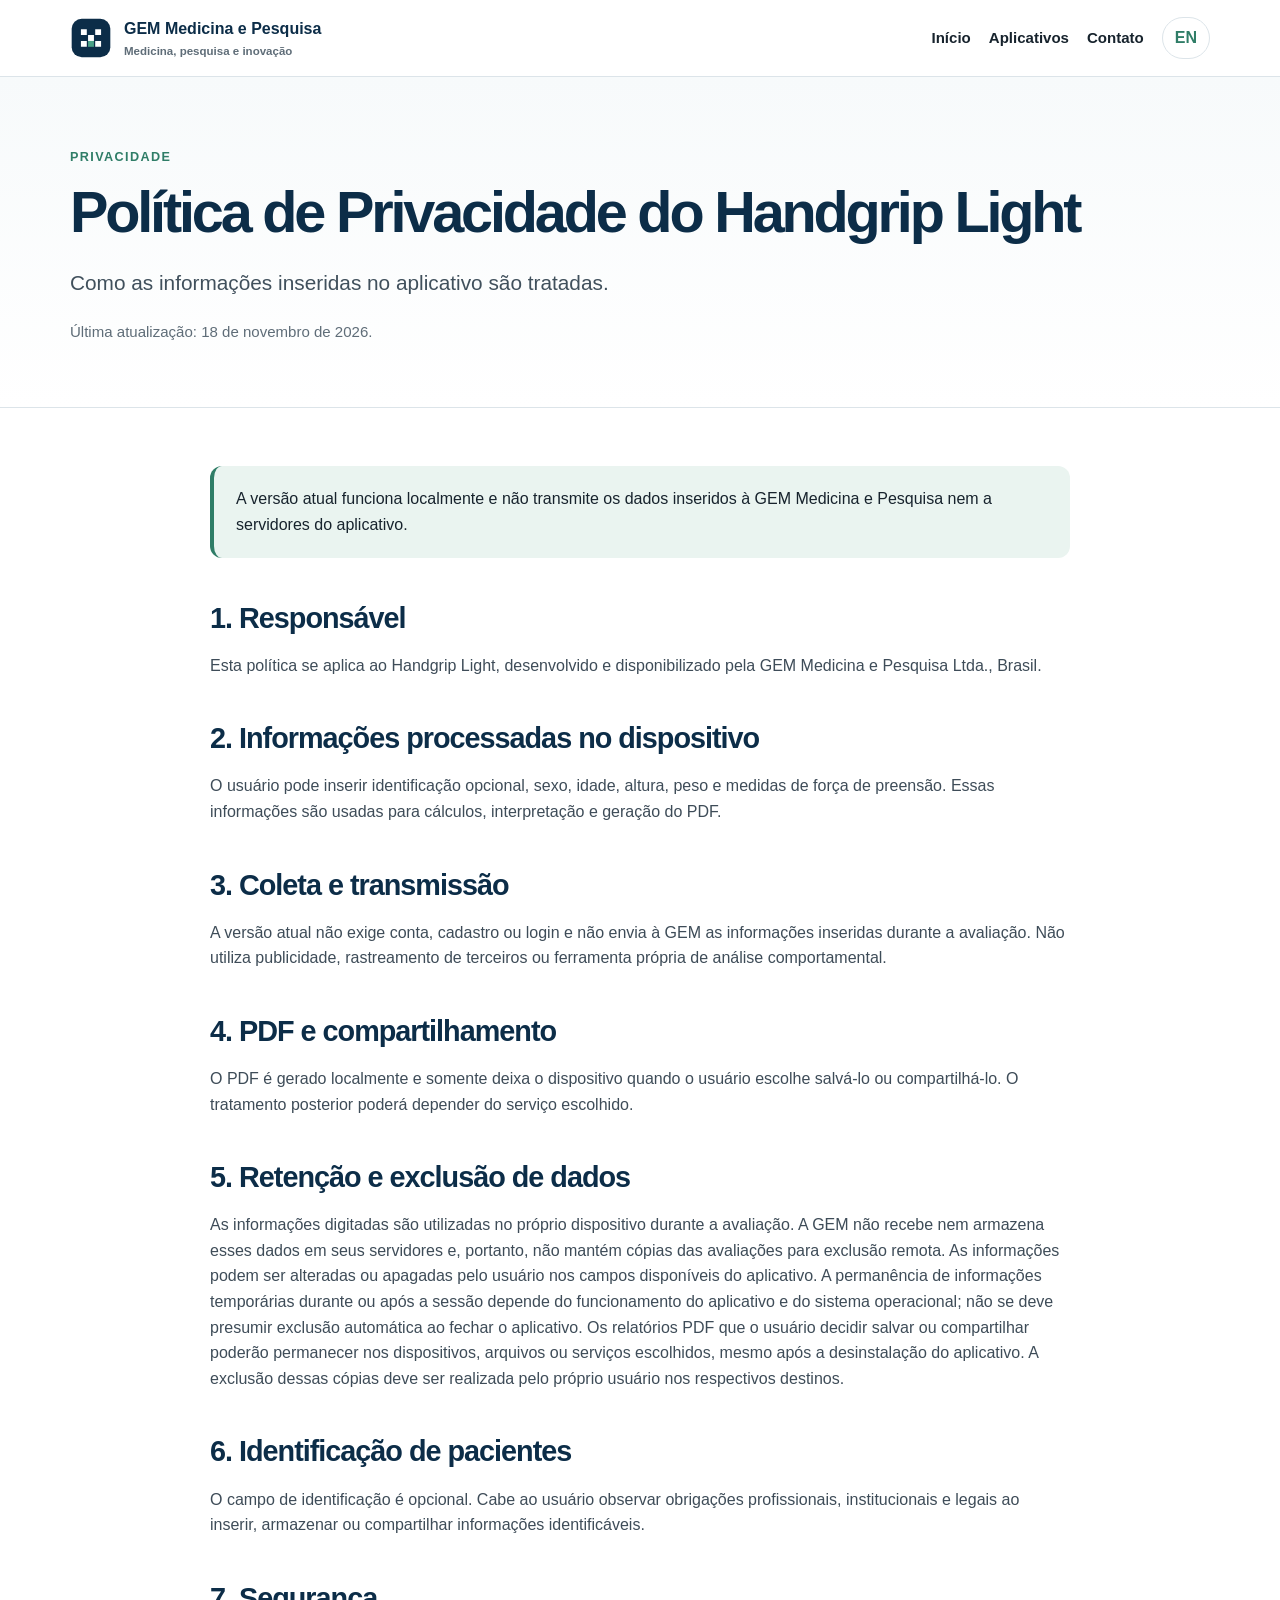
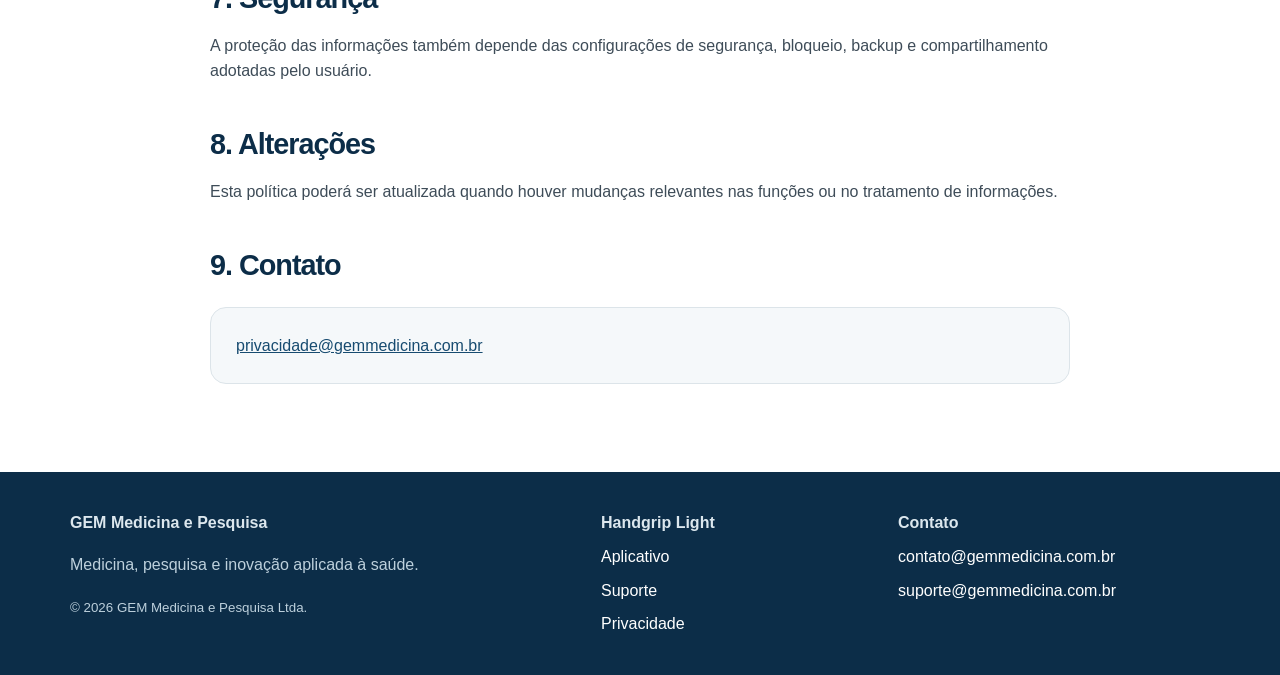
<file: apps/handgrip-little/privacidade/index.html>
<!doctype html><html lang="pt-BR"><head><meta charset="utf-8"><meta name="viewport" content="width=device-width,initial-scale=1"><title>Política de Privacidade do Handgrip Light | GEM</title><meta name="description" content="Política de privacidade do aplicativo Handgrip Light."><link rel="icon" href="/favicon.svg" type="image/svg+xml"><link rel="stylesheet" href="/assets/styles.css"></head><body><a class="skip-link" href="#conteudo-principal"><span data-lang="pt">Pular para o conteúdo</span><span data-lang="en">Skip to content</span></a><header class="site-header"><div class="container header-inner"><a class="brand" href="/"><img src="/assets/gem-mark.svg" alt=""><span><span data-lang="pt">GEM Medicina e Pesquisa</span><span data-lang="en">GEM Medicine & Research</span><small><span data-lang="pt">Medicina, pesquisa e inovação</span><span data-lang="en">Medicine, research and innovation</span></small></span></a><nav class="nav"><a href="/"><span class="inline-lang" data-lang="pt">Início</span><span class="inline-lang" data-lang="en">Home</span></a><a href="/apps/handgrip-little/"><span class="inline-lang" data-lang="pt">Aplicativos</span><span class="inline-lang" data-lang="en">Apps</span></a><a href="/contato/"><span class="inline-lang" data-lang="pt">Contato</span><span class="inline-lang" data-lang="en">Contact</span></a><button class="lang-toggle" type="button" aria-label="Alterar idioma para inglês">EN</button></nav></div></header><main id="conteudo-principal"><section class="page-hero"><div class="container"><p class="eyebrow"><span data-lang="pt">Privacidade</span><span data-lang="en">Privacy</span></p><h1><span data-lang="pt">Política de Privacidade do Handgrip Light</span><span data-lang="en">Handgrip Light Privacy Policy</span></h1><p class="lead"><span data-lang="pt">Como as informações inseridas no aplicativo são tratadas.</span><span data-lang="en">How information entered in the app is handled.</span></p><p class="meta"><span data-lang="pt">Última atualização: 18 de novembro de 2026.</span><span data-lang="en">Last updated: November 18, 2026.</span></p></div></section><section class="page-body"><div class="container prose"><div class="notice"><span data-lang="pt">A versão atual funciona localmente e não transmite os dados inseridos à GEM Medicina e Pesquisa nem a servidores do aplicativo.</span><span data-lang="en">The current version operates locally and does not transmit entered information to GEM Medicina e Pesquisa or to app servers.</span></div><h2>1. <span data-lang="pt">Responsável</span><span data-lang="en">Responsible entity</span></h2><p><span data-lang="pt">Esta política se aplica ao Handgrip Light, desenvolvido e disponibilizado pela GEM Medicina e Pesquisa Ltda., Brasil.</span><span data-lang="en">This policy applies to Handgrip Light, developed and made available by GEM Medicina e Pesquisa Ltda., Brazil.</span></p><h2>2. <span data-lang="pt">Informações processadas no dispositivo</span><span data-lang="en">Information processed on the device</span></h2><p><span data-lang="pt">O usuário pode inserir identificação opcional, sexo, idade, altura, peso e medidas de força de preensão. Essas informações são usadas para cálculos, interpretação e geração do PDF.</span><span data-lang="en">Users may enter optional identification, sex, age, height, weight, and handgrip measurements. This information is used for calculations, interpretation, and PDF generation.</span></p><h2>3. <span data-lang="pt">Coleta e transmissão</span><span data-lang="en">Collection and transmission</span></h2><p><span data-lang="pt">A versão atual não exige conta, cadastro ou login e não envia à GEM as informações inseridas durante a avaliação. Não utiliza publicidade, rastreamento de terceiros ou ferramenta própria de análise comportamental.</span><span data-lang="en">The current version does not require an account, registration, or login and does not send assessment information to GEM. It does not use advertising, third-party tracking, or proprietary behavioral analytics.</span></p><h2>4. PDF <span data-lang="pt">e compartilhamento</span><span data-lang="en">and sharing</span></h2><p><span data-lang="pt">O PDF é gerado localmente e somente deixa o dispositivo quando o usuário escolhe salvá-lo ou compartilhá-lo. O tratamento posterior poderá depender do serviço escolhido.</span><span data-lang="en">The PDF is generated locally and only leaves the device when the user chooses to save or share it. Subsequent handling may depend on the selected service.</span></p><h2>5. <span data-lang="pt">Retenção e exclusão de dados</span><span data-lang="en">Data retention and deletion</span></h2><p><span data-lang="pt">As informações digitadas são utilizadas no próprio dispositivo durante a avaliação. A GEM não recebe nem armazena esses dados em seus servidores e, portanto, não mantém cópias das avaliações para exclusão remota. As informações podem ser alteradas ou apagadas pelo usuário nos campos disponíveis do aplicativo. A permanência de informações temporárias durante ou após a sessão depende do funcionamento do aplicativo e do sistema operacional; não se deve presumir exclusão automática ao fechar o aplicativo. Os relatórios PDF que o usuário decidir salvar ou compartilhar poderão permanecer nos dispositivos, arquivos ou serviços escolhidos, mesmo após a desinstalação do aplicativo. A exclusão dessas cópias deve ser realizada pelo próprio usuário nos respectivos destinos.</span><span data-lang="en">Information entered is used on the device during an assessment. GEM does not receive or store this information on its servers and therefore holds no copies of assessments for remote deletion. Users may change or clear information in the available app fields. The persistence of temporary information during or after a session depends on the app and operating system; automatic deletion when the app is closed should not be assumed. PDF reports that users choose to save or share may remain on the selected devices, files, or services, even after the app is uninstalled. Users must delete those copies directly from their respective destinations.</span></p><h2>6. <span data-lang="pt">Identificação de pacientes</span><span data-lang="en">Patient identification</span></h2><p><span data-lang="pt">O campo de identificação é opcional. Cabe ao usuário observar obrigações profissionais, institucionais e legais ao inserir, armazenar ou compartilhar informações identificáveis.</span><span data-lang="en">The identification field is optional. Users must observe professional, institutional, and legal obligations when entering, storing, or sharing identifiable information.</span></p><h2>7. <span data-lang="pt">Segurança</span><span data-lang="en">Security</span></h2><p><span data-lang="pt">A proteção das informações também depende das configurações de segurança, bloqueio, backup e compartilhamento adotadas pelo usuário.</span><span data-lang="en">Information protection also depends on the user's security, locking, backup, and sharing settings.</span></p><h2>8. <span data-lang="pt">Alterações</span><span data-lang="en">Changes</span></h2><p><span data-lang="pt">Esta política poderá ser atualizada quando houver mudanças relevantes nas funções ou no tratamento de informações.</span><span data-lang="en">This policy may be updated when relevant app functionality or information handling changes.</span></p><h2>9. <span data-lang="pt">Contato</span><span data-lang="en">Contact</span></h2><div class="contact-box"><a href="mailto:privacidade@gemmedicina.com.br">privacidade@gemmedicina.com.br</a></div></div></section></main><footer class="site-footer"><div class="container footer-grid"><div><strong>GEM Medicina e Pesquisa</strong><p><span data-lang="pt">Medicina, pesquisa e inovação aplicada à saúde.</span><span data-lang="en">Medicine, research and innovation applied to health.</span></p><small>© 2026 GEM Medicina e Pesquisa Ltda.</small></div><div class="footer-links"><strong>Handgrip Light</strong><a href="/apps/handgrip-little/"><span data-lang="pt">Aplicativo</span><span data-lang="en">App</span></a><a href="/apps/handgrip-little/suporte/"><span data-lang="pt">Suporte</span><span data-lang="en">Support</span></a><a href="/apps/handgrip-little/privacidade/"><span data-lang="pt">Privacidade</span><span data-lang="en">Privacy</span></a></div><div class="footer-links"><strong><span data-lang="pt">Contato</span><span data-lang="en">Contact</span></strong><a href="mailto:contato@gemmedicina.com.br">contato@gemmedicina.com.br</a><a href="mailto:suporte@gemmedicina.com.br">suporte@gemmedicina.com.br</a></div></div></footer><script src="/assets/site.js"></script></body></html>
</file>
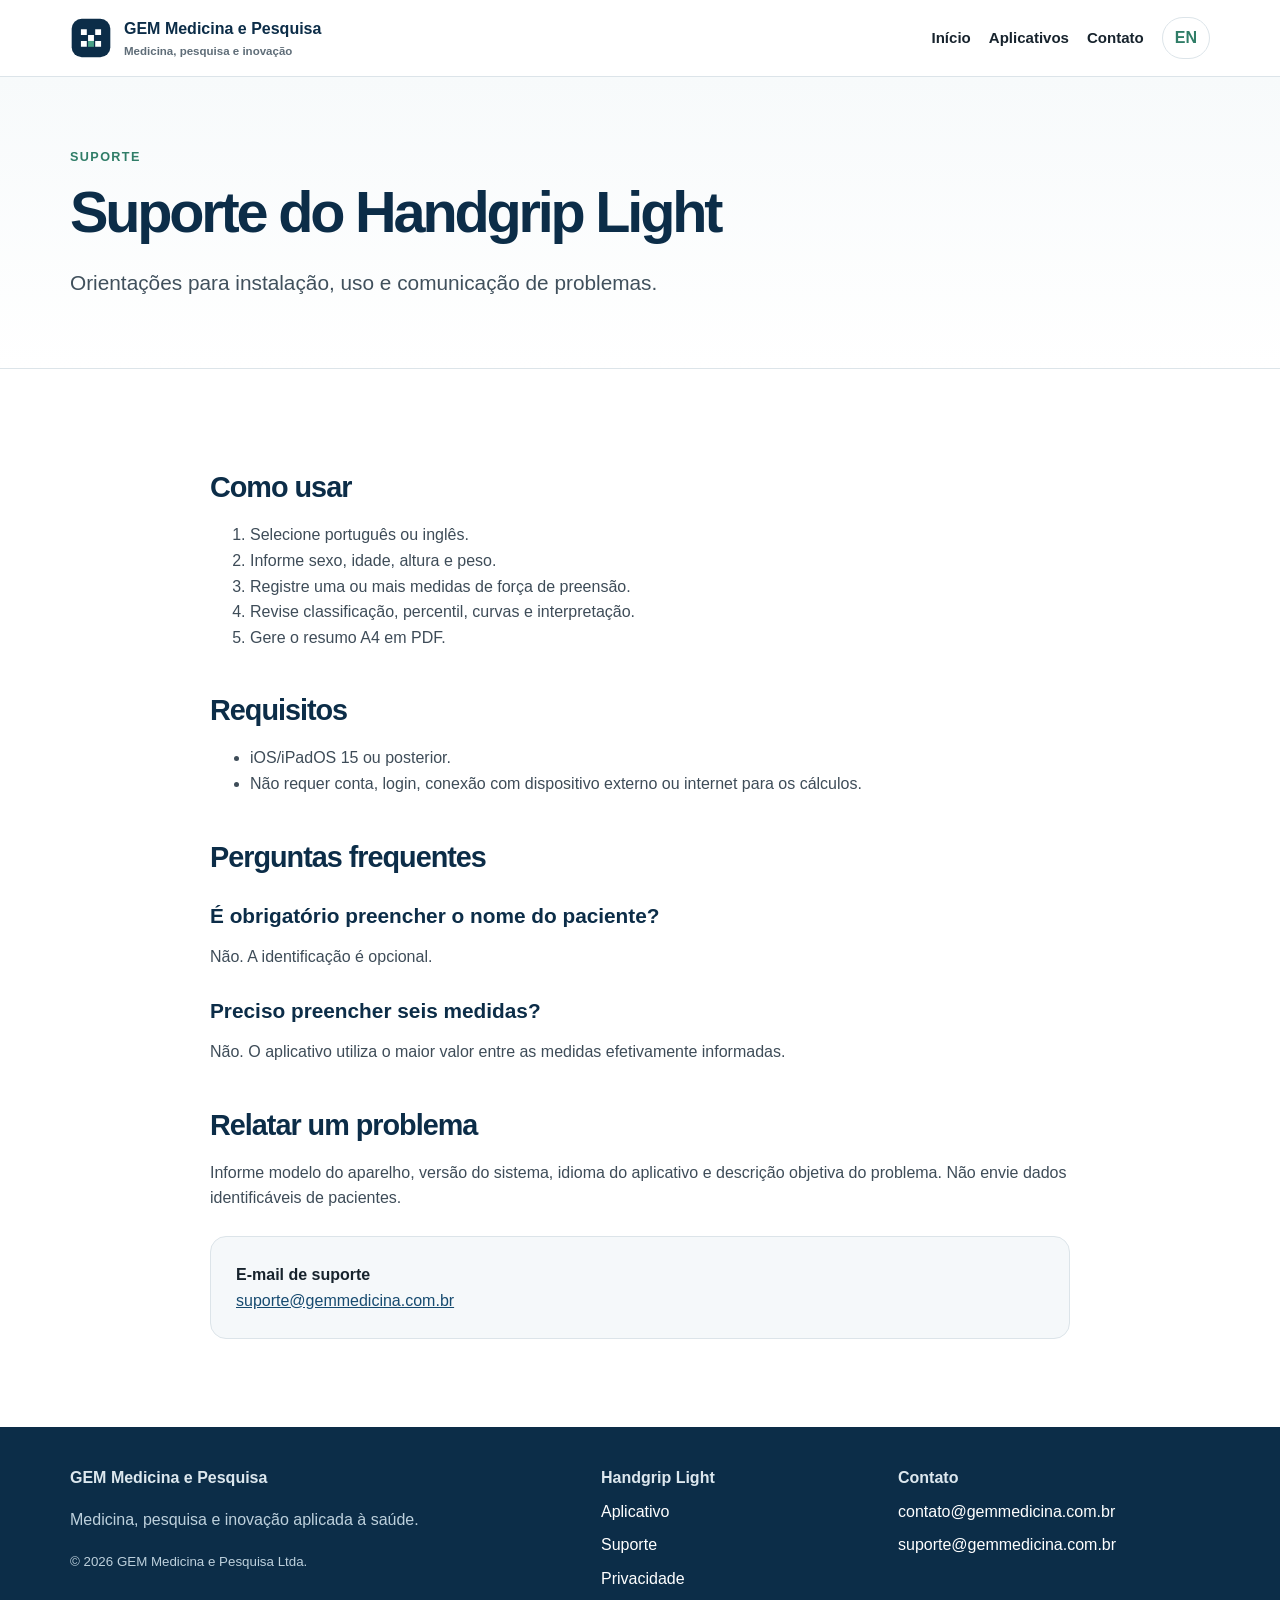
<file: apps/handgrip-little/suporte/index.html>
<!doctype html><html lang="pt-BR"><head><meta charset="utf-8"><meta name="viewport" content="width=device-width,initial-scale=1"><title>Suporte do Handgrip Light | GEM</title><meta name="description" content="Suporte e contato do aplicativo Handgrip Light."><link rel="icon" href="/favicon.svg" type="image/svg+xml"><link rel="stylesheet" href="/assets/styles.css"></head><body><a class="skip-link" href="#conteudo-principal"><span data-lang="pt">Pular para o conteúdo</span><span data-lang="en">Skip to content</span></a><header class="site-header"><div class="container header-inner"><a class="brand" href="/"><img src="/assets/gem-mark.svg" alt=""><span><span data-lang="pt">GEM Medicina e Pesquisa</span><span data-lang="en">GEM Medicine & Research</span><small><span data-lang="pt">Medicina, pesquisa e inovação</span><span data-lang="en">Medicine, research and innovation</span></small></span></a><nav class="nav"><a href="/"><span class="inline-lang" data-lang="pt">Início</span><span class="inline-lang" data-lang="en">Home</span></a><a href="/apps/handgrip-little/"><span class="inline-lang" data-lang="pt">Aplicativos</span><span class="inline-lang" data-lang="en">Apps</span></a><a href="/contato/"><span class="inline-lang" data-lang="pt">Contato</span><span class="inline-lang" data-lang="en">Contact</span></a><button class="lang-toggle" type="button" aria-label="Alterar idioma para inglês">EN</button></nav></div></header><main id="conteudo-principal"><section class="page-hero"><div class="container"><p class="eyebrow"><span data-lang="pt">Suporte</span><span data-lang="en">Support</span></p><h1><span data-lang="pt">Suporte do Handgrip Light</span><span data-lang="en">Handgrip Light Support</span></h1><p class="lead"><span data-lang="pt">Orientações para instalação, uso e comunicação de problemas.</span><span data-lang="en">Guidance for installation, use, and issue reporting.</span></p></div></section><section class="page-body"><div class="container prose"><h2><span data-lang="pt">Como usar</span><span data-lang="en">How to use the app</span></h2><ol><li><span data-lang="pt">Selecione português ou inglês.</span><span data-lang="en">Select Portuguese or English.</span></li><li><span data-lang="pt">Informe sexo, idade, altura e peso.</span><span data-lang="en">Enter sex, age, height, and weight.</span></li><li><span data-lang="pt">Registre uma ou mais medidas de força de preensão.</span><span data-lang="en">Record one or more handgrip measurements.</span></li><li><span data-lang="pt">Revise classificação, percentil, curvas e interpretação.</span><span data-lang="en">Review classification, percentile, curves, and interpretation.</span></li><li><span data-lang="pt">Gere o resumo A4 em PDF.</span><span data-lang="en">Generate the one-page A4 PDF summary.</span></li></ol><h2><span data-lang="pt">Requisitos</span><span data-lang="en">Requirements</span></h2><ul><li>iOS/iPadOS 15 <span data-lang="pt">ou posterior.</span><span data-lang="en">or later.</span></li><li><span data-lang="pt">Não requer conta, login, conexão com dispositivo externo ou internet para os cálculos.</span><span data-lang="en">No account, login, external device connection, or internet access is required for calculations.</span></li></ul><h2><span data-lang="pt">Perguntas frequentes</span><span data-lang="en">Frequently asked questions</span></h2><h3><span data-lang="pt">É obrigatório preencher o nome do paciente?</span><span data-lang="en">Is the patient's name required?</span></h3><p><span data-lang="pt">Não. A identificação é opcional.</span><span data-lang="en">No. Identification is optional.</span></p><h3><span data-lang="pt">Preciso preencher seis medidas?</span><span data-lang="en">Do I need to enter six measurements?</span></h3><p><span data-lang="pt">Não. O aplicativo utiliza o maior valor entre as medidas efetivamente informadas.</span><span data-lang="en">No. The app uses the highest value among the measurements actually entered.</span></p><h2><span data-lang="pt">Relatar um problema</span><span data-lang="en">Report an issue</span></h2><p><span data-lang="pt">Informe modelo do aparelho, versão do sistema, idioma do aplicativo e descrição objetiva do problema. Não envie dados identificáveis de pacientes.</span><span data-lang="en">Include device model, operating system version, app language, and a concise description. Do not send identifiable patient information.</span></p><div class="contact-box"><strong><span data-lang="pt">E-mail de suporte</span><span data-lang="en">Support email</span></strong><br><a href="mailto:suporte@gemmedicina.com.br">suporte@gemmedicina.com.br</a></div></div></section></main><footer class="site-footer"><div class="container footer-grid"><div><strong>GEM Medicina e Pesquisa</strong><p><span data-lang="pt">Medicina, pesquisa e inovação aplicada à saúde.</span><span data-lang="en">Medicine, research and innovation applied to health.</span></p><small>© 2026 GEM Medicina e Pesquisa Ltda.</small></div><div class="footer-links"><strong>Handgrip Light</strong><a href="/apps/handgrip-little/"><span data-lang="pt">Aplicativo</span><span data-lang="en">App</span></a><a href="/apps/handgrip-little/suporte/"><span data-lang="pt">Suporte</span><span data-lang="en">Support</span></a><a href="/apps/handgrip-little/privacidade/"><span data-lang="pt">Privacidade</span><span data-lang="en">Privacy</span></a></div><div class="footer-links"><strong><span data-lang="pt">Contato</span><span data-lang="en">Contact</span></strong><a href="mailto:contato@gemmedicina.com.br">contato@gemmedicina.com.br</a><a href="mailto:suporte@gemmedicina.com.br">suporte@gemmedicina.com.br</a></div></div></footer><script src="/assets/site.js"></script></body></html>
</file>
<file: assets/styles.css>
:root{--navy:#0c2d48;--navy2:#174b70;--green:#2f7d67;--ink:#17232d;--muted:#5f6d78;--line:#dce4e9;--mist:#f5f8fa;--white:#fff;--max:1140px;--r:22px}
*{box-sizing:border-box}html{scroll-behavior:smooth}body{margin:0;font-family:-apple-system,BlinkMacSystemFont,"Segoe UI",Roboto,Arial,sans-serif;color:var(--ink);line-height:1.6;background:#fff}a{color:var(--navy2)}.container{width:min(calc(100% - 40px),var(--max));margin:auto}.skip-link{position:fixed;top:8px;left:8px;z-index:100;padding:10px 14px;background:var(--navy);color:#fff;border-radius:8px;transform:translateY(calc(-100% - 10px));transition:transform .15s}.skip-link:focus{transform:translateY(0)}.site-header{position:sticky;top:0;z-index:10;background:rgba(255,255,255,.94);border-bottom:1px solid var(--line);backdrop-filter:blur(12px)}.header-inner{min-height:76px;display:flex;align-items:center;justify-content:space-between;gap:22px}.brand{display:flex;align-items:center;gap:12px;text-decoration:none;color:var(--navy);font-weight:800}.brand img{width:42px}.brand small{display:block;color:var(--muted);font-size:.72rem;font-weight:650}.nav{display:flex;gap:18px;flex-wrap:wrap;align-items:center}.nav a{text-decoration:none;color:var(--ink);font-weight:650;font-size:.94rem}.lang-toggle{border:1px solid var(--line);border-radius:999px;padding:7px 12px;background:#fff;cursor:pointer;font:inherit;font-weight:750;color:var(--green)}.hero{padding:94px 0 76px;background:radial-gradient(circle at 84% 12%,rgba(47,125,103,.16),transparent 29%),radial-gradient(circle at 5% 12%,rgba(23,75,112,.11),transparent 25%),linear-gradient(#fff,#fbfcfd)}.hero-grid{display:grid;grid-template-columns:1.15fr .85fr;gap:48px;align-items:center}.eyebrow{margin:0 0 12px;color:var(--green);font-size:.79rem;font-weight:850;letter-spacing:.11em;text-transform:uppercase}h1,h2,h3{color:var(--navy);line-height:1.15}h1{font-size:clamp(2.65rem,5.6vw,5rem);letter-spacing:-.055em;margin:0}h2{font-size:clamp(2rem,3.6vw,3.2rem);letter-spacing:-.035em;margin:0 0 18px}h3{font-size:1.3rem;margin:0 0 10px}.lead{font-size:clamp(1.08rem,1.7vw,1.3rem);color:#40505c;max-width:780px}.actions{display:flex;gap:12px;flex-wrap:wrap;margin-top:28px}.button{display:inline-flex;align-items:center;justify-content:center;min-height:48px;padding:0 22px;border-radius:999px;background:var(--navy);color:#fff;text-decoration:none;font-weight:780;border:0;cursor:pointer;font:inherit}.button.secondary{background:#fff;color:var(--navy);border:1px solid var(--line)}.hero-card,.card,.panel{background:#fff;border:1px solid var(--line);border-radius:var(--r);box-shadow:0 18px 50px rgba(12,45,72,.07)}.hero-card{padding:28px}.metric{display:flex;gap:14px;padding:16px 0;border-bottom:1px solid var(--line)}.metric:last-child{border-bottom:0}.metric strong{min-width:48px;color:var(--green);font-size:1.4rem}.metric span{color:var(--muted)}.section{padding:82px 0}.alt{background:var(--mist)}.intro{max-width:760px;margin-bottom:34px}.grid3{display:grid;grid-template-columns:repeat(3,1fr);gap:22px}.card{padding:26px}.card p{color:var(--muted);margin-bottom:0}.text-link{display:inline-flex;align-items:center;gap:8px;margin-top:18px;font-weight:780;text-decoration:none}.tag{display:inline-block;padding:5px 10px;border-radius:999px;background:#e8f3ef;color:#2d7a64;font-weight:850;font-size:.76rem;text-transform:uppercase;letter-spacing:.05em;margin-bottom:12px}.panel{display:grid;grid-template-columns:.75fr 1.25fr;gap:32px;padding:34px}.visual{min-height:290px;border-radius:18px;display:grid;place-items:center;color:#fff;background:linear-gradient(150deg,var(--green),var(--navy));font-weight:900;font-size:4.3rem;letter-spacing:-.08em}.list{padding-left:1.2rem;color:#40505d}.page-hero{padding:70px 0 48px;background:linear-gradient(#f7fafb,#fff);border-bottom:1px solid var(--line)}.page-hero h1{font-size:clamp(2.4rem,4.5vw,4.25rem)}.page-body{padding:58px 0 88px}.prose{max-width:860px}.prose h2{font-size:1.8rem;margin-top:44px}.prose h3{margin-top:30px}.prose p,.prose li{color:#3e4c58}.notice{padding:20px 22px;border-left:4px solid var(--green);background:#eaf4f0;border-radius:12px}.contact-box{padding:25px;border:1px solid var(--line);border-radius:16px;background:var(--mist);margin-top:25px}.meta{color:var(--muted);font-size:.94rem}.calculator-list{display:grid;gap:26px;margin-top:34px}.calculator-card{scroll-margin-top:105px;padding:30px;background:#fff;border:1px solid var(--line);border-radius:var(--r);box-shadow:0 18px 50px rgba(12,45,72,.07)}.calculator-card header{max-width:800px;margin-bottom:22px}.calculator-card header p{color:var(--muted);margin-bottom:0}.calculator-card h2{font-size:clamp(1.7rem,3vw,2.4rem)}.calculator-form{display:grid;grid-template-columns:repeat(4,minmax(0,1fr));gap:16px;align-items:end}.calculator-form.cols-2{grid-template-columns:repeat(2,minmax(0,1fr));max-width:650px}.calculator-form.cols-3{grid-template-columns:repeat(3,minmax(0,1fr))}.field{display:grid;gap:7px}.field label{font-weight:760;color:var(--navy)}.field small{color:var(--muted)}.field input,.field select{width:100%;min-height:48px;padding:10px 12px;border:1px solid #bdcad2;border-radius:11px;background:#fff;color:var(--ink);font:inherit}.field input:focus,.field select:focus{outline:3px solid rgba(47,125,103,.2);border-color:var(--green)}.form-actions{display:flex;gap:10px;flex-wrap:wrap;margin-top:20px}.form-actions .button{min-height:44px}.calculator-result{margin-top:22px;padding:22px;border-radius:15px;background:#f0f6f4;border:1px solid #d2e6df}.calculator-result[hidden]{display:none}.result-label{display:block;color:var(--muted);font-size:.86rem;font-weight:750;text-transform:uppercase;letter-spacing:.05em}.result-value{display:block;color:var(--navy);font-size:clamp(2rem,4vw,3.25rem);font-weight:880;line-height:1.15;margin:5px 0}.result-unit{color:#40505c;font-weight:650}.calculator-error{min-height:1.5em;margin:12px 0 0;color:#a02e2e;font-weight:680}.reference{margin-top:24px;padding-top:18px;border-top:1px solid var(--line);color:var(--muted);font-size:.92rem}.reference a{font-weight:750}.privacy-note{display:flex;gap:12px;align-items:flex-start;margin:28px 0 0;padding:20px 22px;border:1px solid #d2e6df;border-radius:15px;background:#f6fbf9}.privacy-note strong{color:var(--green)}.site-footer{padding:38px 0;background:var(--navy);color:#dce7ee}.footer-grid{display:grid;grid-template-columns:1.3fr .7fr .8fr;gap:24px}.site-footer p,.site-footer small{color:#bdd0dc}.site-footer a{color:#fff;text-decoration:none}.footer-links{display:grid;gap:8px;align-content:start}[data-lang="en"]{display:none}body.en [data-lang="pt"]{display:none}body.en [data-lang="en"]{display:block}.inline-lang[data-lang]{display:inline}body.en .inline-lang[data-lang="pt"]{display:none}body:not(.en) .inline-lang[data-lang="en"]{display:none}@media(max-width:860px){.hero-grid,.panel,.footer-grid{grid-template-columns:1fr}.grid3{grid-template-columns:1fr}.calculator-form,.calculator-form.cols-3{grid-template-columns:repeat(2,minmax(0,1fr))}.header-inner{align-items:flex-start;padding:14px 0}.hero{padding-top:62px}}@media(max-width:620px){.container{width:min(calc(100% - 28px),var(--max))}.header-inner{display:block}.nav{margin-top:12px}.section{padding:62px 0}.panel,.calculator-card{padding:22px}.calculator-form,.calculator-form.cols-2,.calculator-form.cols-3{grid-template-columns:1fr}.form-actions .button{width:100%}}

/* Calculadoras GEM — revisão responsiva compacta (somente apresentação).
   Escopo restrito à página /ferramentas/. Equações e validações permanecem inalteradas. */
body.tools-page .page-hero{padding:38px 0 26px}
body.tools-page .page-hero h1{font-size:clamp(2rem,3.5vw,3.15rem)}
body.tools-page .page-hero .lead{margin:10px 0 0;font-size:1.06rem;line-height:1.45}
body.tools-page .privacy-note{margin-top:16px;padding:12px 16px;line-height:1.45}
body.tools-page .page-body{padding:30px 0 58px}
body.tools-page .notice{padding:12px 16px;line-height:1.45}
body.tools-page .calculator-list{gap:17px;margin-top:18px}
body.tools-page .calculator-card{padding:22px 24px;border-radius:17px;box-shadow:0 8px 24px rgba(12,45,72,.045)}
body.tools-page .calculator-card header{max-width:none;margin-bottom:14px}
body.tools-page .calculator-card .tag{margin-bottom:7px;padding:3px 9px;font-size:.71rem}
body.tools-page .calculator-card h2{font-size:clamp(1.45rem,2.3vw,1.9rem);letter-spacing:-.025em;margin:0 0 7px}
body.tools-page .calculator-card header p{margin:0;font-size:.94rem;line-height:1.4}
body.tools-page .calculator-card header p+p{margin-top:5px}
body.tools-page .calculator-form{gap:11px;align-items:stretch}
body.tools-page .calculator-form.cols-2{max-width:780px}
body.tools-page .calculator-form .field{display:flex;min-width:0;flex-direction:column;justify-content:flex-end;gap:5px}
body.tools-page .calculator-form .field label{font-size:.91rem;line-height:1.3}
body.tools-page .calculator-form .field input,
body.tools-page .calculator-form .field select{min-height:44px;margin-top:auto;padding:7px 10px;border-radius:9px;font-size:1rem}
body.tools-page .form-actions{gap:9px;margin-top:12px}
body.tools-page .form-actions .button{min-height:44px;padding:0 18px;font-size:.94rem}
body.tools-page .calculator-error{min-height:0;margin:0}
body.tools-page .calculator-error:empty{display:none}
body.tools-page .calculator-error:not(:empty){margin-top:9px}
body.tools-page .calculator-result{margin-top:12px;padding:13px 16px;border-radius:12px}
body.tools-page .result-label{font-size:.78rem}
body.tools-page .result-value{display:inline-block;font-size:clamp(1.7rem,3vw,2.25rem);line-height:1.2;margin:3px 7px 0 0}
body.tools-page .result-unit{display:inline;font-size:.91rem}
body.tools-page .reference{margin-top:14px;padding-top:10px;font-size:.83rem;line-height:1.48;overflow-wrap:break-word}
/* CKD-EPI: idade, sexo e creatinina na mesma linha em telas amplas. */
body.tools-page .calculator[data-calculator="ckdepi"] .calculator-form{
  grid-template-columns:minmax(110px,.8fr) minmax(180px,1.3fr) minmax(160px,1fr)
}
/* RAC: cada seletor de unidade fica imediatamente ao lado do valor correspondente. */
body.tools-page .calculator[data-calculator="uacr"] .calculator-form{
  grid-template-columns:minmax(0,1.55fr) minmax(96px,.78fr) minmax(0,1.55fr) minmax(96px,.78fr);
  column-gap:8px
}
@media(max-width:860px){
  body.tools-page .calculator[data-calculator="ckdepi"] .calculator-form{
    grid-template-columns:repeat(3,minmax(0,1fr))
  }
  body.tools-page .calculator[data-calculator="uacr"] .calculator-form{
    grid-template-columns:minmax(0,1.5fr) minmax(100px,.8fr)
  }
}
@media(max-width:620px){
  body.tools-page .page-hero{padding:26px 0 22px}
  body.tools-page .page-hero h1{font-size:clamp(1.8rem,6.5vw,2.4rem)}
  body.tools-page .page-hero .lead{font-size:.98rem}
  body.tools-page .privacy-note{margin-top:12px;padding:11px 13px}
  body.tools-page .page-body{padding:22px 0 42px}
  body.tools-page .calculator-list{gap:14px;margin-top:14px}
  body.tools-page .calculator-card{padding:17px}
  body.tools-page .calculator-card h2{font-size:1.45rem}
  body.tools-page .calculator-form.cols-2{grid-template-columns:repeat(2,minmax(0,1fr))}
  body.tools-page .calculator[data-calculator="ckdepi"] .calculator-form{
    grid-template-columns:repeat(2,minmax(0,1fr))
  }
  body.tools-page .calculator[data-calculator="ckdepi"] .field:nth-child(3){grid-column:1/-1}
  body.tools-page .calculator[data-calculator="uacr"] .calculator-form{
    grid-template-columns:minmax(0,1.3fr) minmax(92px,.8fr)
  }
  body.tools-page .form-actions .button{width:auto}
}
@media(max-width:390px){
  body.tools-page .calculator-form.cols-2{grid-template-columns:1fr}
  body.tools-page .calculator[data-calculator="uacr"] .calculator-form{
    grid-template-columns:minmax(0,1.2fr) minmax(88px,.8fr)
  }
}

/* Navegação rápida das calculadoras: somente âncoras locais, sem JavaScript. */
body.tools-page .calculator-shortcuts{
  display:flex;flex-wrap:wrap;align-items:center;gap:8px;
  margin-top:15px
}
body.tools-page .calculator-shortcuts-label{
  color:var(--muted);font-size:.84rem;font-weight:750;margin-right:2px
}
body.tools-page .calculator-shortcuts a{
  display:inline-flex;align-items:center;justify-content:center;
  min-height:36px;padding:6px 12px;
  border:1px solid #d2e6df;border-radius:999px;background:#fff;
  color:var(--navy);font-size:.84rem;line-height:1.3;font-weight:750;
  text-decoration:none
}
body.tools-page .calculator-shortcuts a:hover{
  background:#e8f3ef;border-color:#83b7a4;color:#1d6954
}
body.tools-page .calculator-shortcuts a:focus-visible{
  outline:3px solid var(--green);outline-offset:2px
}
body.tools-page .calculator-card{scroll-margin-top:110px}
@media(max-width:620px){
  body.tools-page .calculator-shortcuts{margin-top:12px;gap:6px}
  body.tools-page .calculator-shortcuts-label{flex-basis:100%;margin:0}
  body.tools-page .calculator-shortcuts a{font-size:.81rem;min-height:36px;padding:6px 10px}
  body.tools-page .calculator-card{scroll-margin-top:150px}
}

/* Única ferramenta pública: cartão de IMC centralizado em telas amplas. */
body.tools-page .calculator-list{max-width:780px;margin-left:auto;margin-right:auto}
body.tools-page .calculator-form.cols-2{max-width:none}

body.tools-page .anthropometric-panel {
  display: grid;
  grid-template-columns: minmax(0, 1.12fr) minmax(0, 1fr);
  gap: 18px;
}
body.tools-page .anthropometric-panel > .calculator-card {
  min-width: 0;
}
body.tools-page .anthropometric-instructions {
  margin: 0 0 14px;
  color: var(--muted);
}
body.tools-page .anthropometric-sex {
  grid-column: 1 / -1;
}
body.tools-page .anthropometric-panel [aria-invalid="true"] {
  border-color: #a02e2e;
}
body.tools-page .anthropometric-results .calculator-result {
  scroll-margin-top: 120px;
}
body.tools-page .anthropometric-results h3 {
  margin: 0;
  color: var(--index-ink, #18543f);
  font-size: 1rem;
}
body.tools-page .anthropometric-results .result-value {
  color: var(--index-ink, #18543f);
}
body.tools-page .anthropometric-results .result-unit[hidden] {
  display: none;
}
body.tools-page .anthropometric-results .result-classification {
  margin: 4px 0 0;
  font-size: .91rem;
}
body.tools-page .anthropometric-results [data-tone="elevated"] {
  --index-ink: #8e2430;
  background: #fff1f2;
  border-color: #e9b4bb;
}
body.tools-page .anthropometric-results [data-tone="attention"] {
  --index-ink: #75470b;
  background: #fff7e7;
  border-color: #e7ca95;
}
body.tools-page .anthropometric-results [data-tone="neutral"] {
  --index-ink: #465466;
  background: #f4f6f8;
  border-color: #d5dce3;
}
body.tools-page .anthropometric-results [data-tone] .result-classification {
  color: var(--index-ink);
  font-weight: 700;
}
body.tools-page .anthropometric-details {
  margin-top: 16px;
  color: var(--muted);
  font-size: .91rem;
}
body.tools-page .anthropometric-details summary {
  color: var(--navy);
  font-weight: 700;
  cursor: pointer;
}
body.tools-page .anthropometric-details p {
  margin: 8px 0 0;
}
body.tools-page .measurement-guide[data-model] {
  display: grid;
  grid-template-columns: minmax(0, 1fr) minmax(96px, .50fr);
  align-items: start;
  gap: 12px;
}
body.tools-page .measurement-guide .measurement-waist {
  color: #236054;
}
body.tools-page .measurement-guide .measurement-hip {
  color: #263b70;
}
body.tools-page .measurement-figure {
  position: relative;
  width: 100%;
  max-width: 150px;
  aspect-ratio: 13 / 31;
  margin: 8px auto 0;
  overflow: hidden;
  background: #fff;
  border-radius: 9px;
}
/* Show the corresponding 390 × 930 region of the approved 1536 × 1024 illustration. */
body.tools-page .measurement-figure img {
  position: absolute;
  top: -8.3%;
  left: -17.95%;
  width: 393.85%;
  max-width: none;
  height: auto;
}
body.tools-page .measurement-guide[data-model="male"] .measurement-figure img {
  left: -127.44%;
}
@media (max-width: 520px) {
  body.tools-page .measurement-guide[data-model] {
    grid-template-columns: 1fr;
  }
}
body.tools-page .anthropometric-references {
  padding: 12px 16px;
  border: 1px solid var(--line);
  border-radius: 12px;
  background: #fff;
}
body.tools-page .anthropometric-references li + li {
  margin-top: 6px;
}
@media (max-width: 720px) {
  body.tools-page .anthropometric-panel {
    grid-template-columns: 1fr;
    gap: 12px;
  }
}
body.tools-page .privacy-note + .notice {
  margin-top: 12px;
}
</file>
